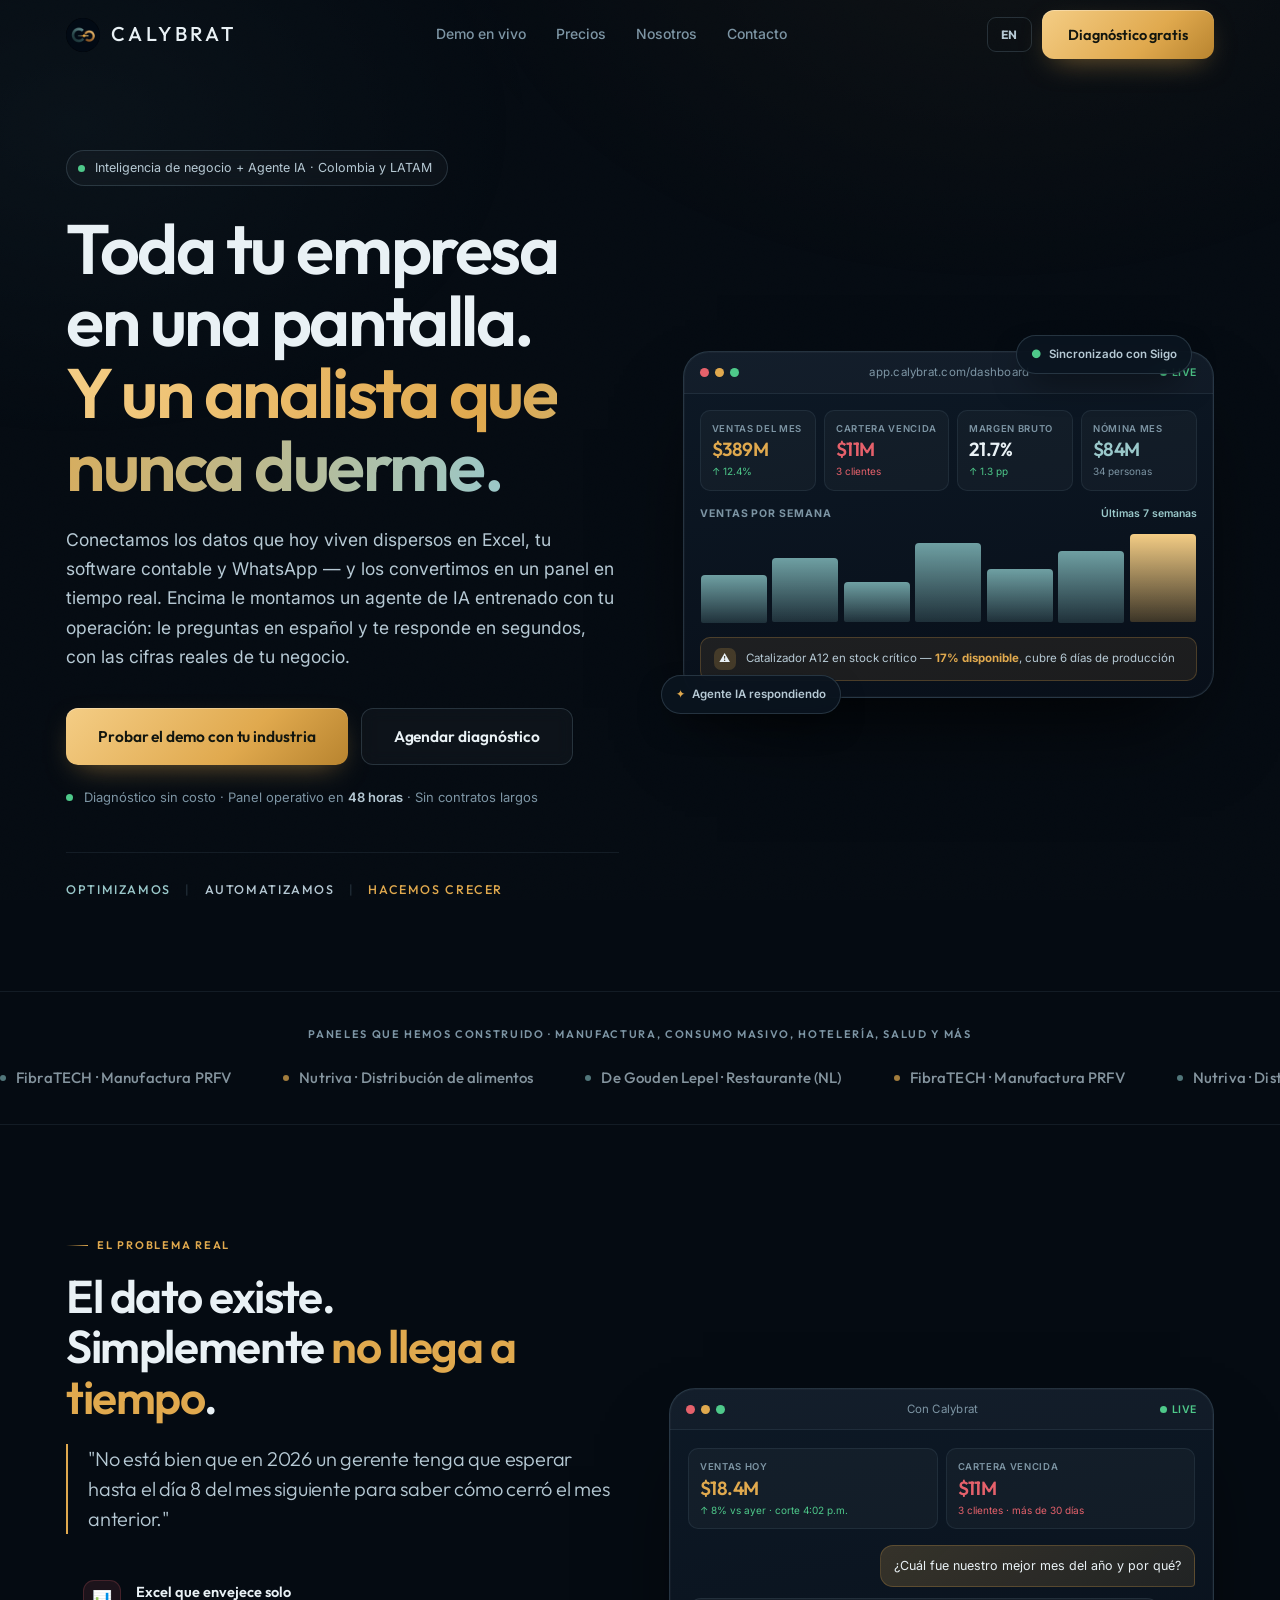
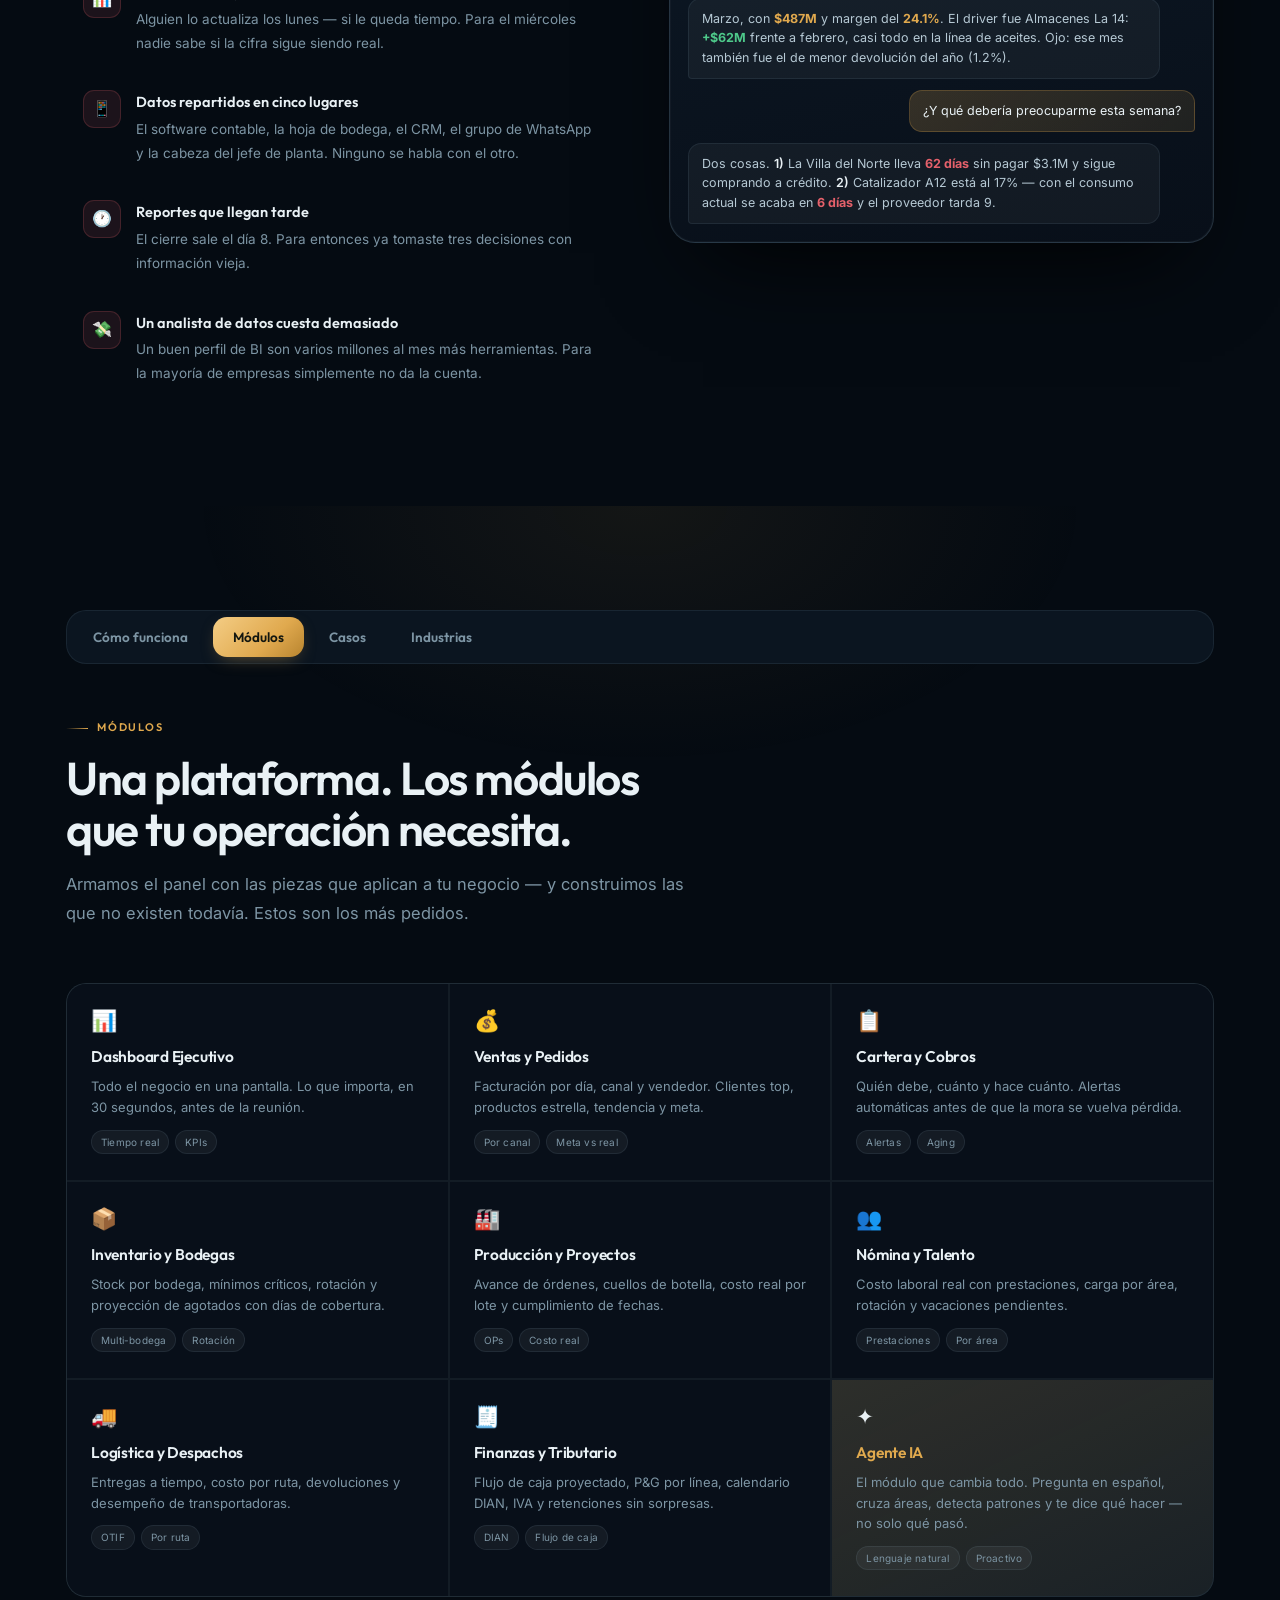
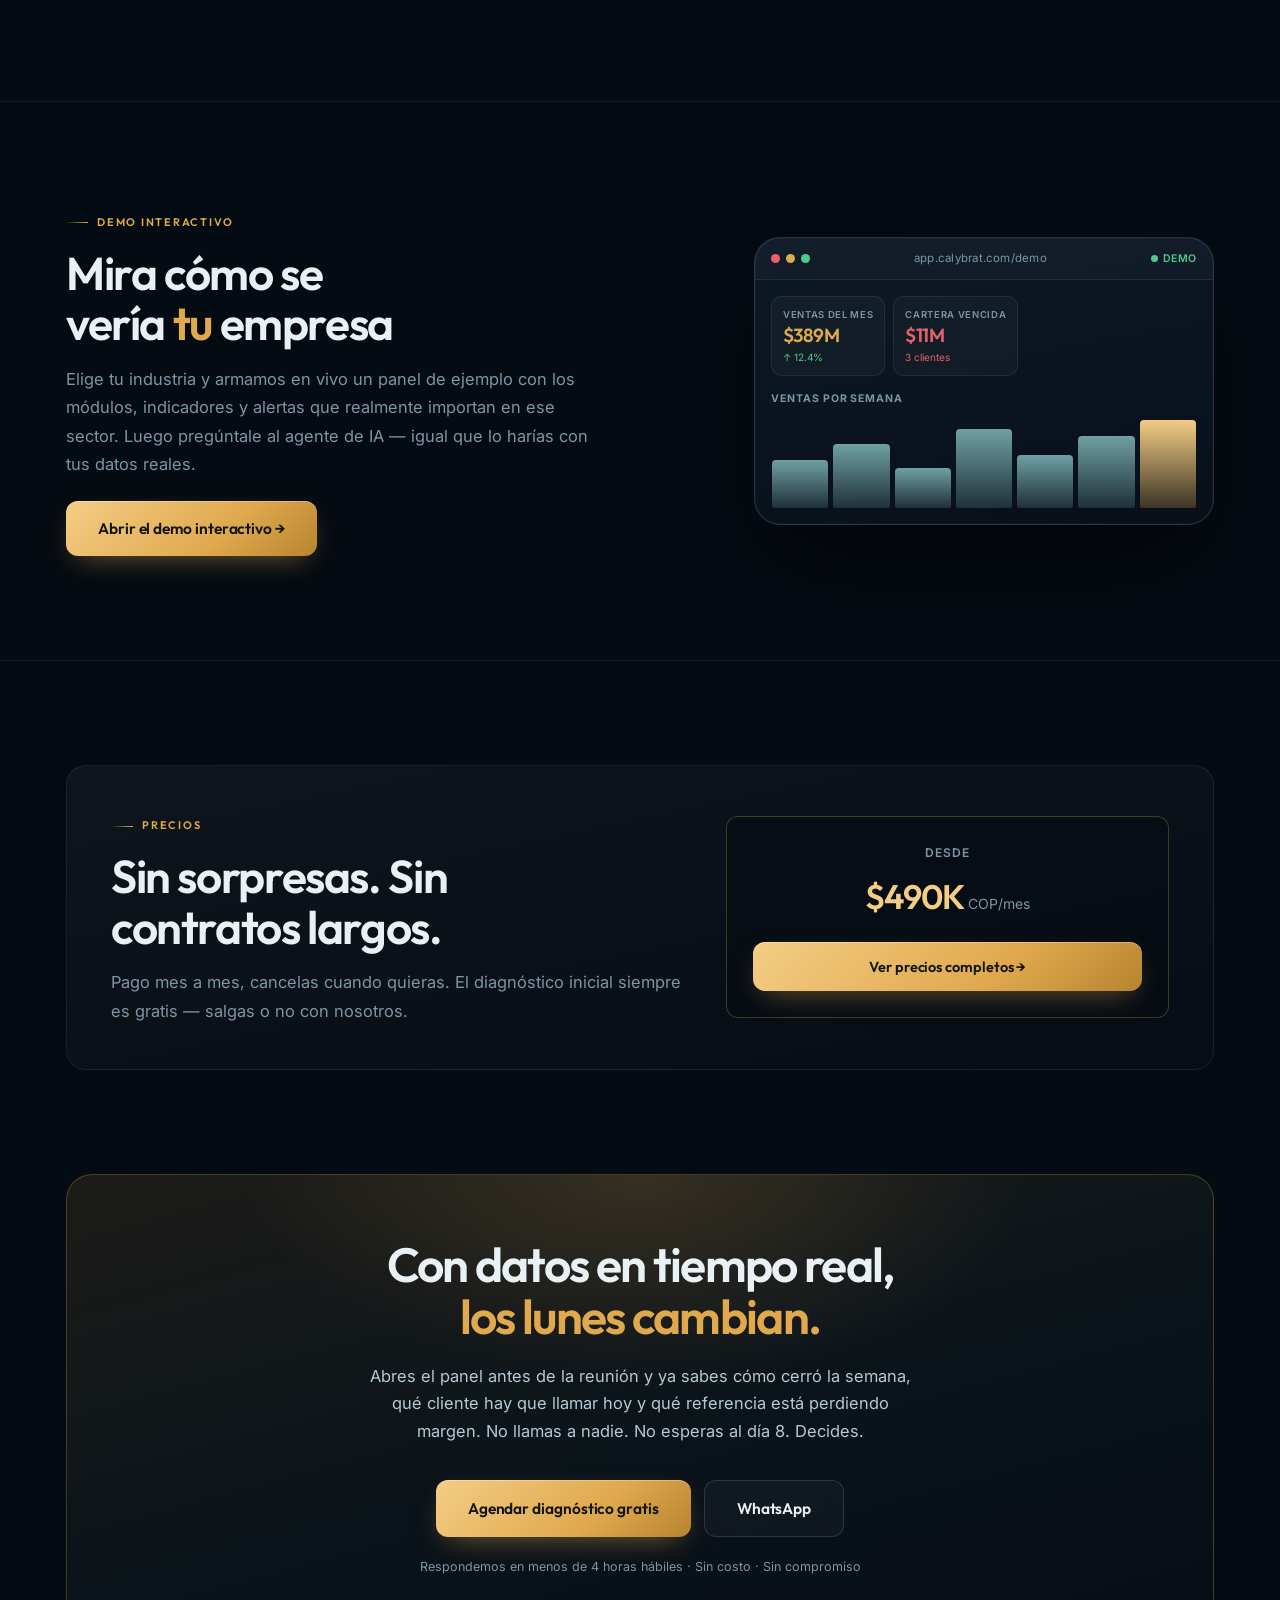
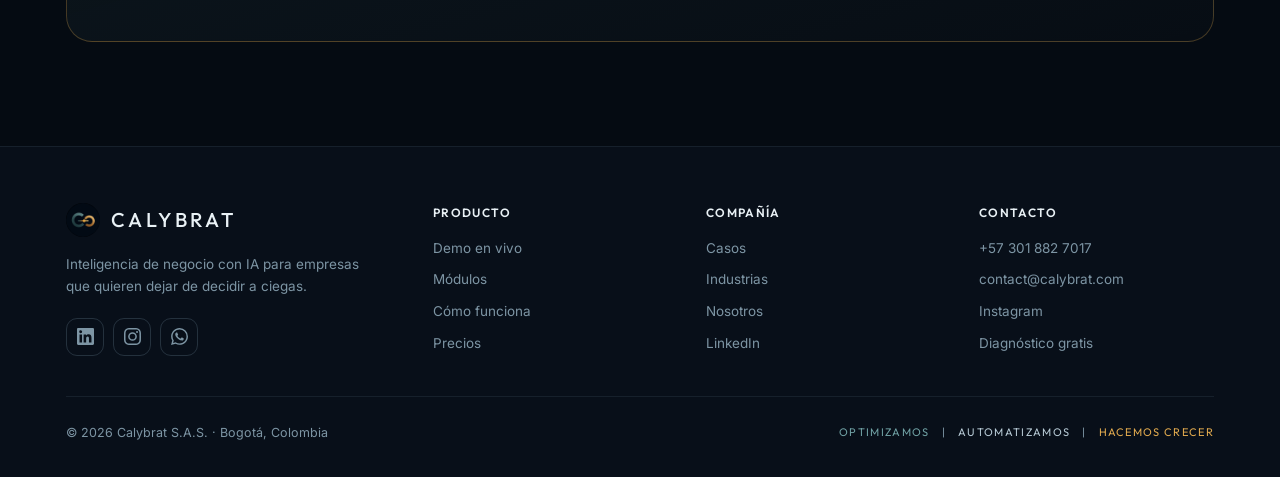
<file: index.html>
<!DOCTYPE html>
<html lang="es" data-theme="dark">
<head>
<meta charset="UTF-8">
<meta name="viewport" content="width=device-width, initial-scale=1.0">
<title>Calybrat — Inteligencia de negocio con IA para empresas</title>
<meta name="description" content="Calybrat centraliza los datos de tu empresa en un panel en tiempo real y le suma un agente de IA que responde cualquier pregunta de negocio en segundos. Optimizamos. Automatizamos. Hacemos crecer.">
<meta name="theme-color" content="#050b12">
<meta property="og:title" content="Calybrat — Inteligencia de negocio con IA para empresas">
<meta property="og:description" content="Calybrat centraliza los datos de tu empresa en un panel en tiempo real y le suma un agente de IA que responde cualquier pregunta de negocio en segundos. Optimizamos. Automatizamos. Hacemos crecer.">
<meta property="og:type" content="website">
<meta property="og:url" content="https://calybrat.com/">
<link rel="preconnect" href="https://fonts.googleapis.com">
<link rel="preconnect" href="https://fonts.gstatic.com" crossorigin>
<link href="https://fonts.googleapis.com/css2?family=Outfit:wght@200;300;400;500;600;700;800&family=Inter:wght@400;500;600;700&display=swap" rel="stylesheet">
<link rel="icon" type="image/png" href="[data-uri]">
<link rel="apple-touch-icon" href="[data-uri]">
<link rel="stylesheet" href="styles.css">
</head>
<body>
<nav class="nav" id="nav">
  <div class="wrap nav-in">
    <a href="#top" class="logo"><span class="brand-mark"></span>CALYBRAT</a>
    <ul class="nav-links">
      <li><a href="demo/" data-i18n="n_demo">Demo en vivo</a></li>
      <li><a href="precios/" data-i18n="n_pri">Precios</a></li>
      <li><a href="nosotros/" data-i18n="n_about">Nosotros</a></li>
      <li><a href="contacto/" data-i18n="n_cta_lk">Contacto</a></li>
    </ul>
    <div class="nav-cta">
      <button class="lang" id="langBtn" onclick="toggleLang()" aria-label="Language">EN</button>
      <a href="contacto/" class="btn btn-p" data-i18n="n_cta">Diagnóstico gratis</a>
    </div>
    <button class="burger" id="burger" aria-label="Menú"><span></span><span></span><span></span></button>
  </div>
  <div class="mob" id="mob">
    <a href="demo/" data-i18n="n_demo">Demo en vivo</a>
    <a href="precios/" data-i18n="n_pri">Precios</a>
    <a href="nosotros/" data-i18n="n_about">Nosotros</a>
    <a href="contacto/" data-i18n="n_cta_lk">Contacto</a>
    <a href="contacto/" class="btn btn-p" data-i18n="n_cta">Diagnóstico gratis</a>
    <button class="lang" style="align-self:flex-start" onclick="toggleLang()">EN / ES</button>
  </div>
</nav>

<main id="top">

<!-- ══ HERO ═════════════════════════════════════════════════════ -->
<section class="hero">
  <div class="wrap hero-in">
    <div>
      <div class="eyebrow rv"><span class="pulse"></span><span data-i18n="h_eye">Inteligencia de negocio + Agente IA · Colombia y LATAM</span></div>
      <h1 class="h1 rv" data-i18n-html="h_title">Toda tu empresa<br>en una pantalla.<br><em>Y un analista que nunca duerme.</em></h1>
      <p class="hero-sub rv" data-i18n="h_sub">Conectamos los datos que hoy viven dispersos en Excel, tu software contable y WhatsApp — y los convertimos en un panel en tiempo real. Encima le montamos un agente de IA entrenado con tu operación: le preguntas en español y te responde en segundos, con las cifras reales de tu negocio.</p>
      <div class="hero-btns rv">
        <a href="demo/" class="btn btn-p btn-lg" data-i18n="h_cta1">Probar el demo con tu industria</a>
        <a href="contacto/" class="btn btn-g btn-lg" data-i18n="h_cta2">Agendar diagnóstico</a>
      </div>
      <div class="hero-meta rv"><span class="pulse"></span><span data-i18n-html="h_meta">Diagnóstico sin costo · Panel operativo en <b>48 horas</b> · Sin contratos largos</span></div>
      <div class="tagline rv">
        <span data-i18n="tg1">Optimizamos</span><i>|</i><span data-i18n="tg2">Automatizamos</span><i>|</i><span data-i18n="tg3">Hacemos crecer</span>
      </div>
    </div>

    <div class="hero-vis rv">
      <div class="chip-float cf1"><span style="color:var(--ok)">●</span><span data-i18n="cf_sync">Sincronizado con Siigo</span></div>
      <div class="chip-float cf2"><span style="color:var(--gold)">✦</span><span data-i18n="cf_ai">Agente IA respondiendo</span></div>
      <div class="frame">
        <div class="frame-top">
          <div class="fdots"><i class="fdot" style="background:#e5616b"></i><i class="fdot" style="background:#e0a94e"></i><i class="fdot" style="background:#4ec98a"></i></div>
          <div class="furl">app.calybrat.com/dashboard</div>
          <div class="flive"><span class="pulse"></span>LIVE</div>
        </div>
        <div class="mini">
          <div class="mini-kpis">
            <div class="mk"><div class="mk-l" data-i18n="k_sales">Ventas del mes</div><div class="mk-v g">$389M</div><div class="mk-d d-ok">↑ 12.4%</div></div>
            <div class="mk"><div class="mk-l" data-i18n="k_ar">Cartera vencida</div><div class="mk-v e">$11M</div><div class="mk-d d-err" data-i18n="k_ar_d">3 clientes</div></div>
            <div class="mk"><div class="mk-l" data-i18n="k_marg">Margen bruto</div><div class="mk-v">21.7%</div><div class="mk-d d-ok">↑ 1.3 pp</div></div>
            <div class="mk"><div class="mk-l" data-i18n="k_pay">Nómina mes</div><div class="mk-v c">$84M</div><div class="mk-d" data-i18n="k_pay_d">34 personas</div></div>
          </div>
          <div class="chart-hd">
            <span class="chart-t" data-i18n="k_chart">Ventas por semana</span>
            <span class="chart-v" data-i18n="k_chart_v">Últimas 7 semanas</span>
          </div>
          <div class="bars">
            <i class="bar" style="--h:52%;animation-delay:.05s"></i><i class="bar" style="--h:70%;animation-delay:.11s"></i>
            <i class="bar" style="--h:44%;animation-delay:.17s"></i><i class="bar" style="--h:86%;animation-delay:.23s"></i>
            <i class="bar" style="--h:58%;animation-delay:.29s"></i><i class="bar" style="--h:78%;animation-delay:.35s"></i>
            <i class="bar hi" style="--h:96%;animation-delay:.41s"></i>
          </div>
          <div class="alert">
            <div class="alert-i">⚠</div>
            <div class="alert-x" data-i18n-html="k_alert">Catalizador A12 en stock crítico — <b>17% disponible</b>, cubre 6 días de producción</div>
          </div>
        </div>
      </div>
    </div>
  </div>
</section>

<!-- ══ TRUST ════════════════════════════════════════════════════ -->
<section class="trust">
  <div class="trust-l" data-i18n="t_lbl">Paneles que hemos construido · manufactura, consumo masivo, hotelería, salud y más</div>
  <div class="marq" id="marq"></div>
</section>

<!-- ══ PROBLEM ══════════════════════════════════════════════════ -->
<section class="sec" id="problema">
  <div class="wrap split">
    <div class="rv">
      <span class="lbl" data-i18n="p_lbl">El problema real</span>
      <h2 class="h2" data-i18n-html="p_h2">El dato existe.<br>Simplemente <span class="gold">no llega a tiempo</span>.</h2>
      <p class="quote-blk" data-i18n="p_quote">"No está bien que en 2026 un gerente tenga que esperar hasta el día 8 del mes siguiente para saber cómo cerró el mes anterior."</p>
      <div class="plist">
        <div class="pi"><div class="pi-i">📊</div><div><strong class="pi-t" data-i18n="p1_t">Excel que envejece solo</strong><span class="pi-d" data-i18n="p1_d">Alguien lo actualiza los lunes — si le queda tiempo. Para el miércoles nadie sabe si la cifra sigue siendo real.</span></div></div>
        <div class="pi"><div class="pi-i">📱</div><div><strong class="pi-t" data-i18n="p2_t">Datos repartidos en cinco lugares</strong><span class="pi-d" data-i18n="p2_d">El software contable, la hoja de bodega, el CRM, el grupo de WhatsApp y la cabeza del jefe de planta. Ninguno se habla con el otro.</span></div></div>
        <div class="pi"><div class="pi-i">🕐</div><div><strong class="pi-t" data-i18n="p3_t">Reportes que llegan tarde</strong><span class="pi-d" data-i18n="p3_d">El cierre sale el día 8. Para entonces ya tomaste tres decisiones con información vieja.</span></div></div>
        <div class="pi"><div class="pi-i">💸</div><div><strong class="pi-t" data-i18n="p4_t">Un analista de datos cuesta demasiado</strong><span class="pi-d" data-i18n="p4_d">Un buen perfil de BI son varios millones al mes más herramientas. Para la mayoría de empresas simplemente no da la cuenta.</span></div></div>
      </div>
    </div>
    <div class="rv">
      <div class="frame">
        <div class="frame-top">
          <div class="fdots"><i class="fdot" style="background:#e5616b"></i><i class="fdot" style="background:#e0a94e"></i><i class="fdot" style="background:#4ec98a"></i></div>
          <div class="furl" data-i18n="p_after">Con Calybrat</div>
          <div class="flive"><span class="pulse"></span>LIVE</div>
        </div>
        <div style="padding:18px">
          <div class="mini-kpis" style="grid-template-columns:1fr 1fr">
            <div class="mk"><div class="mk-l" data-i18n="k_today">Ventas hoy</div><div class="mk-v g">$18.4M</div><div class="mk-d d-ok" data-i18n="k_today_d">↑ 8% vs ayer · corte 4:02 p.m.</div></div>
            <div class="mk"><div class="mk-l" data-i18n="k_ar">Cartera vencida</div><div class="mk-v e">$11M</div><div class="mk-d d-err" data-i18n="k_ar_d2">3 clientes · más de 30 días</div></div>
          </div>
          <div style="display:flex;flex-direction:column;gap:11px;margin-top:16px">
            <div class="msg mq" data-i18n="ab_q1">¿Cuál fue nuestro mejor mes del año y por qué?</div>
            <div class="msg ma" data-i18n-html="ab_a1">Marzo, con <span class="num">$487M</span> y margen del <span class="num">24.1%</span>. El driver fue Almacenes La 14: <span class="pos">+$62M</span> frente a febrero, casi todo en la línea de aceites. Ojo: ese mes también fue el de menor devolución del año (1.2%).</div>
            <div class="msg mq" data-i18n="ab_q2">¿Y qué debería preocuparme esta semana?</div>
            <div class="msg ma" data-i18n-html="ab_a2">Dos cosas. <b>1)</b> La Villa del Norte lleva <span class="neg">62 días</span> sin pagar $3.1M y sigue comprando a crédito. <b>2)</b> Catalizador A12 está al 17% — con el consumo actual se acaba en <span class="neg">6 días</span> y el proveedor tarda 9.</div>
          </div>
        </div>
      </div>
    </div>
  </div>
</section>

<section class="sec studio tabsec" id="explora">
  <div class="wrap tabbar-wrap">
    <div class="tabbar" id="tabBar">
      <button class="tabbtn" data-tab="producto" data-i18n="tab_producto">Cómo funciona</button>
      <button class="tabbtn on" data-tab="modulos" data-i18n="tab_modulos">Módulos</button>
      <button class="tabbtn" data-tab="casos" data-i18n="tab_casos">Casos</button>
      <button class="tabbtn" data-tab="industrias" data-i18n="tab_industrias">Industrias</button>
    </div>
  </div>
<div class="tabpanel" data-tab="producto" id="producto" hidden>
  <div class="wrap">
    <div class="sec-hd ctr rv">
      <span class="lbl tl" data-i18n="f_lbl">Cómo funciona</span>
      <h2 class="h2" data-i18n="f_h2">Cuatro capas entre el caos y la decisión</h2>
      <p class="sub" data-i18n="f_sub">No vendemos una licencia y te dejamos solo. Montamos la infraestructura completa, adaptada a cómo funciona tu empresa — y la operamos contigo.</p>
    </div>
    <div class="flow">
      <div class="fl rv"><div class="fl-n">01</div><span class="fl-i">🔌</span><div class="fl-t" data-i18n="f1_t">Conectamos</div><div class="fl-d" data-i18n="f1_d">Siigo, Alegra, World Office, SIESA, Excel, Google Sheets, tu POS o tu ERP. Si tiene datos, lo conectamos — sin cambiar tus sistemas actuales.</div></div>
      <div class="fl rv"><div class="fl-n">02</div><span class="fl-i">🧩</span><div class="fl-t" data-i18n="f2_t">Centralizamos</div><div class="fl-d" data-i18n="f2_d">Limpiamos, cruzamos y unificamos todo en una sola fuente de verdad. Las cifras dejan de contradecirse entre áreas.</div></div>
      <div class="fl rv"><div class="fl-n">03</div><span class="fl-i">📈</span><div class="fl-t" data-i18n="f3_t">Visualizamos</div><div class="fl-d" data-i18n="f3_d">Módulos hechos a la medida de tu sector: ventas, cartera, inventario, producción, nómina, ocupación, lo que tu negocio necesita ver.</div></div>
      <div class="fl rv"><div class="fl-n">04</div><span class="fl-i">✦</span><div class="fl-t" data-i18n="f4_t">Activamos el agente</div><div class="fl-d" data-i18n="f4_d">Un agente de IA con acceso a esa base unificada. Analiza, cruza y explica en lenguaje natural — como un analista senior, disponible 24/7.</div></div>
    </div>
    <div class="card rv" style="margin-top:26px;padding:32px 34px;display:grid;grid-template-columns:1fr auto;gap:30px;align-items:center">
      <div>
        <div class="h3" style="margin-bottom:9px" data-i18n="f_cost_t">Lo que antes costaba un equipo de datos</div>
        <p style="font-size:14.5px;color:var(--m);line-height:1.68;max-width:62ch" data-i18n="f_cost_d">Un analista de BI en Colombia cuesta entre $6M y $12M al mes, más licencias, más el tiempo de alguien que lo dirija. Calybrat entrega la misma capacidad analítica — paneles vivos y respuestas de negocio bajo demanda — por una fracción, y funcionando desde la primera semana.</p>
      </div>
      <div style="text-align:right;white-space:nowrap">
        <div style="font-family:var(--fd);font-size:13px;color:var(--m);text-decoration:line-through" data-i18n="f_cost_a">$8M+ / mes</div>
        <div style="font-family:var(--fd);font-size:34px;font-weight:600;letter-spacing:-.03em;color:var(--gold);line-height:1.1">$490K</div>
        <div style="font-size:12px;color:var(--m)" data-i18n="f_cost_b">desde, al mes</div>
      </div>
    </div>

    <div class="split" style="margin-top:72px">
      <div class="rv">
        <span class="lbl" data-i18n="g_lbl">Cómo trabajamos</span>
        <h2 class="h2" data-i18n="g_h2">Tu guía, no tu proveedor de software</h2>
        <p class="sub" data-i18n="g_p1">Sabemos lo que se siente gerenciar sin datos reales: el cierre llega tarde, el informe que pediste ya está desactualizado y aun así tienes que decidir. No es falta de dedicación — es falta de las herramientas correctas.</p>
        <p class="sub" data-i18n="g_p2">Por eso construimos Calybrat: para que una empresa mediana tenga el mismo nivel de inteligencia de negocio que antes solo podían pagar las grandes.</p>
      </div>
      <div class="pledge rv">
        <div class="pg"><div class="pg-i">🎯</div><div><div class="pg-t" data-i18n="gp1_t">Empezamos con un piloto</div><div class="pg-d" data-i18n="gp1_d">No te pedimos que confíes sin ver resultados. Datos reales, entregable concreto, antes de cualquier compromiso largo.</div></div></div>
        <div class="pg"><div class="pg-i">🔓</div><div><div class="pg-t" data-i18n="gp2_t">Sin dependencia técnica</div><div class="pg-d" data-i18n="gp2_d">No construimos algo que solo nosotros entendemos. Tu equipo recibe la herramienta y el criterio para usarla sin nosotros al lado.</div></div></div>
        <div class="pg"><div class="pg-i">🔒</div><div><div class="pg-t" data-i18n="gp3_t">Tus datos siguen siendo tuyos</div><div class="pg-d" data-i18n="gp3_d">Accesos controlados por usuario, nada se comparte con terceros y puedes exportar tu información cuando quieras.</div></div></div>
        <div class="pg"><div class="pg-i">🇨🇴</div><div><div class="pg-t" data-i18n="gp4_t">Construido para el contexto local</div><div class="pg-d" data-i18n="gp4_d">Nómina con prestaciones, DIAN, retenciones, cartera a 30/60/90. No adaptamos software extranjero: lo construimos para acá.</div></div></div>
      </div>
    </div>
  </div>
  </div>
<div class="tabpanel" data-tab="modulos" id="modulos">
  <div class="wrap">
    <div class="sec-hd rv">
      <span class="lbl" data-i18n="m_lbl">Módulos</span>
      <h2 class="h2" data-i18n="m_h2">Una plataforma. Los módulos que tu operación necesita.</h2>
      <p class="sub" data-i18n="m_sub">Armamos el panel con las piezas que aplican a tu negocio — y construimos las que no existen todavía. Estos son los más pedidos.</p>
    </div>
    <div class="mods rv">
      <div class="md"><span class="md-i">📊</span><div class="md-t" data-i18n="mo1_t">Dashboard Ejecutivo</div><div class="md-d" data-i18n="mo1_d">Todo el negocio en una pantalla. Lo que importa, en 30 segundos, antes de la reunión.</div><div class="md-tags"><span class="mt" data-i18n="mt_rt">Tiempo real</span><span class="mt">KPIs</span></div></div>
      <div class="md"><span class="md-i">💰</span><div class="md-t" data-i18n="mo2_t">Ventas y Pedidos</div><div class="md-d" data-i18n="mo2_d">Facturación por día, canal y vendedor. Clientes top, productos estrella, tendencia y meta.</div><div class="md-tags"><span class="mt" data-i18n="mt_chan">Por canal</span><span class="mt" data-i18n="mt_goal">Meta vs real</span></div></div>
      <div class="md"><span class="md-i">📋</span><div class="md-t" data-i18n="mo3_t">Cartera y Cobros</div><div class="md-d" data-i18n="mo3_d">Quién debe, cuánto y hace cuánto. Alertas automáticas antes de que la mora se vuelva pérdida.</div><div class="md-tags"><span class="mt" data-i18n="mt_alert">Alertas</span><span class="mt" data-i18n="mt_aging">Aging</span></div></div>
      <div class="md"><span class="md-i">📦</span><div class="md-t" data-i18n="mo4_t">Inventario y Bodegas</div><div class="md-d" data-i18n="mo4_d">Stock por bodega, mínimos críticos, rotación y proyección de agotados con días de cobertura.</div><div class="md-tags"><span class="mt" data-i18n="mt_multi">Multi-bodega</span><span class="mt" data-i18n="mt_rot">Rotación</span></div></div>
      <div class="md"><span class="md-i">🏭</span><div class="md-t" data-i18n="mo5_t">Producción y Proyectos</div><div class="md-d" data-i18n="mo5_d">Avance de órdenes, cuellos de botella, costo real por lote y cumplimiento de fechas.</div><div class="md-tags"><span class="mt">OPs</span><span class="mt" data-i18n="mt_cost">Costo real</span></div></div>
      <div class="md"><span class="md-i">👥</span><div class="md-t" data-i18n="mo6_t">Nómina y Talento</div><div class="md-d" data-i18n="mo6_d">Costo laboral real con prestaciones, carga por área, rotación y vacaciones pendientes.</div><div class="md-tags"><span class="mt" data-i18n="mt_prest">Prestaciones</span><span class="mt" data-i18n="mt_area">Por área</span></div></div>
      <div class="md"><span class="md-i">🚚</span><div class="md-t" data-i18n="mo7_t">Logística y Despachos</div><div class="md-d" data-i18n="mo7_d">Entregas a tiempo, costo por ruta, devoluciones y desempeño de transportadoras.</div><div class="md-tags">
        <span class="mt" data-i18n="mt_otif">OTIF</span><span class="mt" data-i18n="mt_route">Por ruta</span></div></div>
      <div class="md"><span class="md-i">🧾</span><div class="md-t" data-i18n="mo8_t">Finanzas y Tributario</div><div class="md-d" data-i18n="mo8_d">Flujo de caja proyectado, P&amp;G por línea, calendario DIAN, IVA y retenciones sin sorpresas.</div><div class="md-tags"><span class="mt">DIAN</span><span class="mt" data-i18n="mt_cash">Flujo de caja</span></div></div>
      <div class="md hero-md"><span class="md-i">✦</span><div class="md-t" data-i18n="mo9_t">Agente IA</div><div class="md-d" data-i18n="mo9_d">El módulo que cambia todo. Pregunta en español, cruza áreas, detecta patrones y te dice qué hacer — no solo qué pasó.</div><div class="md-tags"><span class="mt" data-i18n="mt_nl">Lenguaje natural</span><span class="mt" data-i18n="mt_prop">Proactivo</span></div></div>
    </div>
  </div>
  </div>
<div class="tabpanel" data-tab="casos" id="casos" hidden>
  <div class="wrap">
    <div class="sec-hd rv">
      <span class="lbl tl" data-i18n="c_lbl">Lo que hemos construido</span>
      <h2 class="h2" data-i18n="c_h2">Paneles reales, para operaciones reales</h2>
      <p class="sub" data-i18n="c_sub">Cada implementación empieza entendiendo cómo funciona el negocio por dentro. Estos son algunos de los sistemas que hemos diseñado y puesto a andar.</p>
    </div>
    <div class="cases">
      <div class="cs rv">
        <div class="cs-top"><div class="cs-ic">🏭</div><div><div class="cs-n">FibraTECH</div><div class="cs-s" data-i18n="c4_s">Manufactura PRFV · Fibra de vidrio</div></div></div>
        <p class="cs-d" data-i18n="c4_d">Manufactura por proyecto: cada orden es distinta, con materias primas, mano de obra y márgenes propios. El costo real solo se sabía al cerrar.</p>
        <div class="cs-mods"><span class="mt">15 módulos</span><span class="mt" data-i18n="cm_qual">Calidad</span><span class="mt" data-i18n="cm_exp2">Exportaciones</span></div>
        <div class="cs-out" data-i18n-html="c4_o">Costo por orden de producción <b>durante</b> la fabricación — no un mes después — con alertas de materia prima y calendario tributario.</div>
      </div>
      <div class="cs rv">
        <div class="cs-top"><div class="cs-ic">🚛</div><div><div class="cs-n">Nutriva</div><div class="cs-s" data-i18n="c5_s">Distribución de alimentos</div></div></div>
        <p class="cs-d" data-i18n="c5_d">Distribuidora con flota propia, rutas diarias y cientos de clientes tienda a tienda. La rentabilidad por ruta era una intuición, no un número.</p>
        <div class="cs-mods"><span class="mt">14 módulos</span><span class="mt" data-i18n="cm_fleet">Flota y rutas</span><span class="mt" data-i18n="cm_ret">Devoluciones</span></div>
        <div class="cs-out" data-i18n-html="c5_o">Rentabilidad <b>por ruta y por vendedor</b>, con devoluciones y cartera cruzadas contra el margen de cada entrega.</div>
      </div>
      <div class="cs rv">
        <div class="cs-top"><div class="cs-ic">🍽️</div><div><div class="cs-n">De Gouden Lepel</div><div class="cs-s" data-i18n="c6_s">Restaurante · Países Bajos</div></div></div>
        <p class="cs-d" data-i18n="c6_d">Nuestro primer panel fuera de LATAM, íntegramente en neerlandés. Misma lógica, otro idioma y otras métricas de servicio.</p>
        <div class="cs-mods"><span class="mt">12 módulos</span><span class="mt" data-i18n="cm_menu">Ingeniería de menú</span><span class="mt">Delivery</span></div>
        <div class="cs-out" data-i18n-html="c6_o">Margen <b>por plato y por turno</b>, con costo de insumos, reputación online y reservas en una sola vista.</div>
      </div>
    </div>
  </div>
  </div>
<div class="tabpanel" data-tab="industrias" id="industrias" hidden>
  <div class="wrap">
    <div class="sec-hd rv">
      <span class="lbl" data-i18n="i_lbl">Industrias</span>
      <h2 class="h2" data-i18n="i_h2">Cada sector tiene su propia lógica</h2>
      <p class="sub" data-i18n="i_sub">Un hotel no mide lo mismo que una fábrica. Por eso no vendemos plantillas: adaptamos los módulos y el agente a los indicadores que de verdad mueven tu industria. Toca cualquiera para verlo en el demo.</p>
    </div>
    <div class="inds" id="indCards"></div>
  </div>
  </div>
</section>

<!-- ══ DEMO TEASER (links out to the full interactive demo) ═══ -->
<section class="sec" style="border-top:1px solid var(--line)">
  <div class="wrap demo-teaser rv">
    <div class="dt-copy">
      <span class="lbl" data-i18n="st_lbl">Demo interactivo</span>
      <h2 class="h2" data-i18n-html="st_h2">Mira cómo se vería <span class="gold">tu</span> empresa</h2>
      <p class="sub" data-i18n="st_sub">Elige tu industria y armamos en vivo un panel de ejemplo con los módulos, indicadores y alertas que realmente importan en ese sector. Luego pregúntale al agente de IA — igual que lo harías con tus datos reales.</p>
      <a href="demo/" class="btn btn-p btn-lg" data-i18n="dt_cta">Abrir el demo interactivo →</a>
    </div>
    <div class="dt-shot">
      <div class="frame">
        <div class="frame-top">
          <div class="fdots"><i class="fdot" style="background:#e5616b"></i><i class="fdot" style="background:#e0a94e"></i><i class="fdot" style="background:#4ec98a"></i></div>
          <div class="furl">app.calybrat.com/demo</div>
          <div class="flive"><span class="pulse"></span>DEMO</div>
        </div>
        <div class="mini">
          <div class="mini-kpis">
            <div class="mk"><div class="mk-l" data-i18n="k_sales">Ventas del mes</div><div class="mk-v g">$389M</div><div class="mk-d d-ok">↑ 12.4%</div></div>
            <div class="mk"><div class="mk-l" data-i18n="k_ar">Cartera vencida</div><div class="mk-v e">$11M</div><div class="mk-d d-err" data-i18n="k_ar_d">3 clientes</div></div>
          </div>
          <div class="chart-hd"><span class="chart-t" data-i18n="k_chart">Ventas por semana</span></div>
          <div class="bars">
            <i class="bar" style="--h:52%"></i><i class="bar" style="--h:70%"></i><i class="bar" style="--h:44%"></i>
            <i class="bar" style="--h:86%"></i><i class="bar" style="--h:58%"></i><i class="bar" style="--h:78%"></i>
            <i class="bar hi" style="--h:96%"></i>
          </div>
        </div>
      </div>
    </div>
  </div>
</section>

<!-- ══ PRICING TEASER (links out to the full pricing page) ═══ -->
<section class="sec" id="precios-teaser" style="border-top:1px solid var(--line)">
  <div class="wrap">
    <div class="price-teaser rv">
      <div>
        <span class="lbl" data-i18n="pc_lbl">Precios</span>
        <h2 class="h2" data-i18n="pc_h2">Sin sorpresas. Sin contratos largos.</h2>
        <p class="sub" data-i18n="pc_sub">Pago mes a mes, cancelas cuando quieras. El diagnóstico inicial siempre es gratis — salgas o no con nosotros.</p>
      </div>
      <div class="pt-card">
        <span class="pt-from" data-i18n="pt_from">Desde</span>
        <div><span class="pt-amt">$490K</span><span class="pc-per" data-i18n="pc_mo"> COP/mes</span></div>
        <a href="precios/" class="btn btn-p btn-full" data-i18n="pt_cta">Ver precios completos →</a>
      </div>
    </div>
  </div>
</section>
<!-- ══ CTA ══════════════════════════════════════════════════════ -->
<section class="sec" style="padding-top:0">
  <div class="wrap">
    <div class="cta-box rv">
      <h2 class="cta-h" data-i18n-html="cta_h">Con datos en tiempo real,<br><span class="gold">los lunes cambian.</span></h2>
      <p class="cta-s" data-i18n="cta_s">Abres el panel antes de la reunión y ya sabes cómo cerró la semana, qué cliente hay que llamar hoy y qué referencia está perdiendo margen. No llamas a nadie. No esperas al día 8. Decides.</p>
      <div class="cta-b">
        <a href="contacto/" class="btn btn-p btn-lg" data-i18n="cta_b1">Agendar diagnóstico gratis</a>
        <a href="https://wa.me/573018827017" target="_blank" rel="noopener" class="btn btn-g btn-lg">WhatsApp</a>
      </div>
      <p class="cta-n" data-i18n="cta_n">Respondemos en menos de 4 horas hábiles · Sin costo · Sin compromiso</p>
    </div>
  </div>
</section>

</main>

<footer class="footer">
  <div class="wrap">
    <div class="ft-in">
      <div>
        <a href="#top" class="logo"><span class="brand-mark"></span>CALYBRAT</a>
        <p class="ft-tag" data-i18n="ft_tag">Inteligencia de negocio con IA para empresas que quieren dejar de decidir a ciegas.</p>
        <div class="ft-soc">
          <a href="https://www.linkedin.com/company/calybrat/" target="_blank" rel="noopener" class="so" aria-label="LinkedIn"><svg viewBox="0 0 24 24"><path d="M20.45 20.45h-3.56v-5.57c0-1.33-.02-3.04-1.85-3.04-1.85 0-2.13 1.45-2.13 2.94v5.67H9.35V9h3.41v1.56h.05a3.74 3.74 0 0 1 3.37-1.85c3.6 0 4.27 2.37 4.27 5.46zM5.34 7.43a2.07 2.07 0 1 1 0-4.13 2.07 2.07 0 0 1 0 4.13M7.12 20.45H3.55V9h3.57zM22.22 0H1.77C.79 0 0 .77 0 1.72v20.56C0 23.23.79 24 1.77 24h20.45c.98 0 1.78-.77 1.78-1.72V1.72C24 .77 23.2 0 22.22 0"/></svg></a>
          <a href="https://www.instagram.com/calybrat" target="_blank" rel="noopener" class="so" aria-label="Instagram"><svg viewBox="0 0 24 24"><path d="M12 2.16c3.2 0 3.58.01 4.85.07 1.17.05 1.8.25 2.23.41.56.22.96.48 1.38.9s.68.82.9 1.38c.16.42.36 1.06.41 2.23.06 1.27.07 1.65.07 4.85s-.01 3.58-.07 4.85c-.05 1.17-.25 1.8-.41 2.23-.22.56-.48.96-.9 1.38s-.82.68-1.38.9c-.42.16-1.06.36-2.23.41-1.27.06-1.65.07-4.85.07s-3.58-.01-4.85-.07c-1.17-.05-1.8-.25-2.23-.41-.56-.22-.96-.48-1.38-.9s-.68-.82-.9-1.38c-.16-.42-.36-1.06-.41-2.23C2.17 15.58 2.16 15.2 2.16 12s.01-3.58.07-4.85c.05-1.17.25-1.8.41-2.23.22-.56.48-.96.9-1.38s.82-.68 1.38-.9c.42-.16 1.06-.36 2.23-.41C8.42 2.17 8.8 2.16 12 2.16M12 0C8.74 0 8.33.01 7.05.07c-1.28.06-2.15.26-2.91.56-.79.3-1.46.72-2.13 1.38S.93 3.35.63 4.14c-.3.76-.5 1.63-.56 2.91C.01 8.33 0 8.74 0 12s.01 3.67.07 4.95c.06 1.28.26 2.15.56 2.91.3.79.72 1.46 1.38 2.13s1.34 1.08 2.13 1.38c.76.3 1.63.5 2.91.56C8.33 23.99 8.74 24 12 24s3.67-.01 4.95-.07c1.28-.06 2.15-.26 2.91-.56.79-.3 1.46-.72 2.13-1.38s1.08-1.34 1.38-2.13c.3-.76.5-1.63.56-2.91.06-1.28.07-1.69.07-4.95s-.01-3.67-.07-4.95c-.06-1.28-.26-2.15-.56-2.91-.3-.79-.72-1.46-1.38-2.13S20.65.93 19.86.63c-.76-.3-1.63-.5-2.91-.56C15.67.01 15.26 0 12 0m0 5.84a6.16 6.16 0 1 0 0 12.32 6.16 6.16 0 0 0 0-12.32M12 16a4 4 0 1 1 0-8 4 4 0 0 1 0 8m7.85-10.4a1.44 1.44 0 1 1-2.88 0 1.44 1.44 0 0 1 2.88 0"/></svg></a>
          <a href="https://wa.me/573018827017" target="_blank" rel="noopener" class="so" aria-label="WhatsApp"><svg viewBox="0 0 24 24"><path d="M17.47 14.38c-.3-.15-1.76-.87-2.03-.97s-.47-.15-.67.15-.77.97-.94 1.17-.35.22-.65.07a8.1 8.1 0 0 1-2.39-1.47 9 9 0 0 1-1.65-2.06c-.17-.3-.02-.46.13-.61s.3-.35.45-.52.2-.3.3-.5.05-.37-.02-.52-.67-1.62-.92-2.21c-.24-.58-.49-.5-.67-.51h-.57c-.2 0-.52.07-.79.37s-1.04 1.02-1.04 2.48 1.07 2.88 1.22 3.08 2.1 3.2 5.08 4.49c.71.3 1.26.49 1.7.63.71.23 1.36.19 1.87.12.57-.09 1.76-.72 2-1.41s.25-1.29.17-1.41-.27-.2-.57-.35M12.05 21.8h-.01a9.8 9.8 0 0 1-5-1.37l-.36-.21-3.72.98.99-3.63-.23-.37a9.8 9.8 0 0 1-1.5-5.23c0-5.42 4.42-9.83 9.84-9.83a9.8 9.8 0 0 1 6.95 2.88 9.75 9.75 0 0 1 2.88 6.96c0 5.42-4.42 9.82-9.84 9.82M20.5 3.49A11.8 11.8 0 0 0 12.05 0C5.5 0 .18 5.32.18 11.85c0 2.09.55 4.13 1.59 5.93L.08 24l6.37-1.67a11.9 11.9 0 0 0 5.6 1.42h.01c6.54 0 11.86-5.32 11.87-11.86a11.8 11.8 0 0 0-3.47-8.4"/></svg></a>
        </div>
      </div>
      <div>
        <div class="ft-h" data-i18n="ft_prod">Producto</div>
        <div class="ft-l">
          <a href="demo/" data-i18n="n_demo">Demo en vivo</a>
          <a href="#modulos" data-i18n="n_mod">Módulos</a>
          <a href="#producto" data-i18n="ft_how">Cómo funciona</a>
          <a href="precios/" data-i18n="n_pri">Precios</a>
        </div>
      </div>
      <div>
        <div class="ft-h" data-i18n="ft_comp">Compañía</div>
        <div class="ft-l">
          <a href="#casos" data-i18n="n_cases">Casos</a>
          <a href="#industrias" data-i18n="n_ind">Industrias</a>
          <a href="nosotros/" data-i18n="n_about">Nosotros</a>
          <a href="https://www.linkedin.com/company/calybrat/" target="_blank" rel="noopener">LinkedIn</a>
        </div>
      </div>
      <div>
        <div class="ft-h" data-i18n="ft_cont">Contacto</div>
        <div class="ft-l">
          <a href="https://wa.me/573018827017" target="_blank" rel="noopener">+57 301 882 7017</a>
          <a href="mailto:contact@calybrat.com">contact@calybrat.com</a>
          <a href="https://www.instagram.com/calybrat" target="_blank" rel="noopener">Instagram</a>
          <a href="contacto/" data-i18n="ft_diag">Diagnóstico gratis</a>
        </div>
      </div>
    </div>
    <div class="ft-bot">
      <p class="ft-c">© <span id="yr">2026</span> Calybrat S.A.S. · Bogotá, Colombia</p>
      <div class="ft-tl"><span data-i18n="tg1">Optimizamos</span><span>|</span><span data-i18n="tg2">Automatizamos</span><span>|</span><span data-i18n="tg3">Hacemos crecer</span></div>
    </div>
  </div>
</footer>

<script src="app.js"></script>
</body>
</html>
</file>
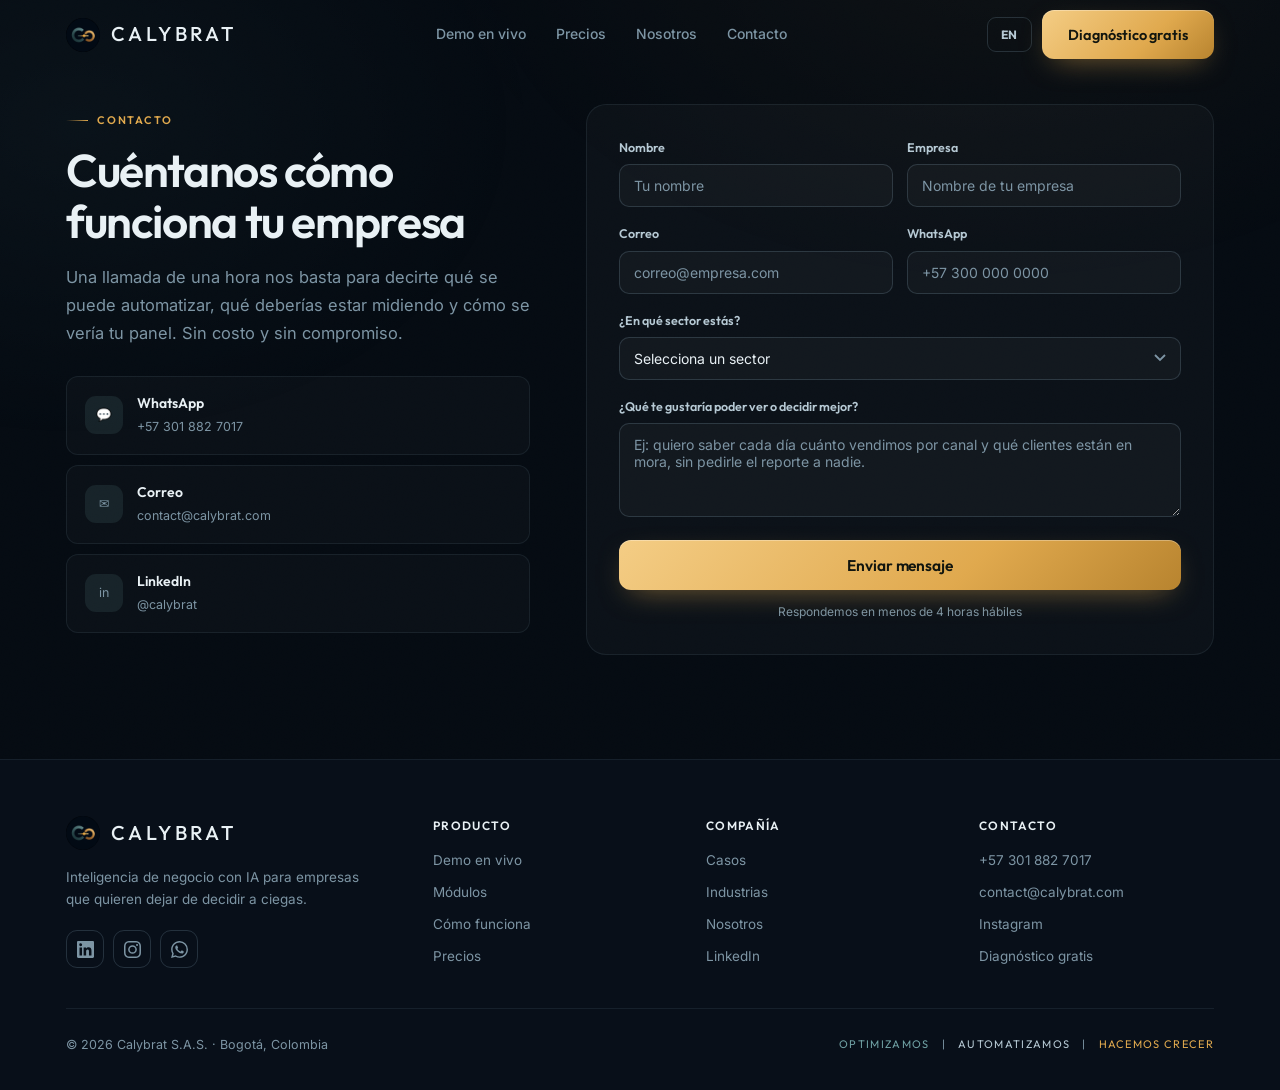
<file: contacto/index.html>
<!DOCTYPE html>
<html lang="es" data-theme="dark">
<head>
<meta charset="UTF-8">
<meta name="viewport" content="width=device-width, initial-scale=1.0">
<title>Contacto — Calybrat</title>
<meta name="description" content="Cuéntanos cómo funciona tu empresa. Una llamada de una hora nos basta para decirte qué se puede automatizar y cómo se vería tu panel. Sin costo y sin compromiso.">
<meta name="theme-color" content="#050b12">
<meta property="og:title" content="Contacto — Calybrat">
<meta property="og:description" content="Cuéntanos cómo funciona tu empresa y te respondemos en menos de 4 horas hábiles.">
<meta property="og:type" content="website">
<meta property="og:url" content="https://calybrat.com/contacto/">
<link rel="preconnect" href="https://fonts.googleapis.com">
<link rel="preconnect" href="https://fonts.gstatic.com" crossorigin>
<link href="https://fonts.googleapis.com/css2?family=Outfit:wght@200;300;400;500;600;700;800&family=Inter:wght@400;500;600;700&display=swap" rel="stylesheet">
<link rel="icon" type="image/png" href="[data-uri]">
<link rel="apple-touch-icon" href="[data-uri]">
<link rel="stylesheet" href="../styles.css">
</head>
<body>
<nav class="nav" id="nav">
  <div class="wrap nav-in">
    <a href="../index.html" class="logo"><span class="brand-mark"></span>CALYBRAT</a>
    <ul class="nav-links">
      <li><a href="../demo/" data-i18n="n_demo">Demo en vivo</a></li>
      <li><a href="../precios/" data-i18n="n_pri">Precios</a></li>
      <li><a href="../nosotros/" data-i18n="n_about">Nosotros</a></li>
      <li><a href="./" data-i18n="n_cta_lk">Contacto</a></li>
    </ul>
    <div class="nav-cta">
      <button class="lang" id="langBtn" onclick="toggleLang()" aria-label="Language">EN</button>
      <a href="#contacto" class="btn btn-p" data-i18n="n_cta">Diagnóstico gratis</a>
    </div>
    <button class="burger" id="burger" aria-label="Menú"><span></span><span></span><span></span></button>
  </div>
  <div class="mob" id="mob">
    <a href="../demo/" data-i18n="n_demo">Demo en vivo</a>
    <a href="../precios/" data-i18n="n_pri">Precios</a>
    <a href="../nosotros/" data-i18n="n_about">Nosotros</a>
    <a href="./" data-i18n="n_cta_lk">Contacto</a>
    <a href="#contacto" class="btn btn-p" data-i18n="n_cta">Diagnóstico gratis</a>
    <button class="lang" style="align-self:flex-start" onclick="toggleLang()">EN / ES</button>
  </div>
</nav>

<main id="top">

<!-- ══ CONTACT ══════════════════════════════════════════════════ -->
<section class="sec" id="contacto">
  <div class="wrap contact">
    <div class="rv">
      <span class="lbl" data-i18n="co_lbl">Contacto</span>
      <h2 class="h2" data-i18n="co_h2">Cuéntanos cómo funciona tu empresa</h2>
      <p class="sub" data-i18n="co_sub">Una llamada de una hora nos basta para decirte qué se puede automatizar, qué deberías estar midiendo y cómo se vería tu panel. Sin costo y sin compromiso.</p>
      <div class="chs">
        <a href="https://wa.me/573018827017" target="_blank" rel="noopener" class="ch"><span class="ch-i">💬</span><div><b>WhatsApp</b><span>+57 301 882 7017</span></div></a>
        <a href="mailto:contact@calybrat.com" class="ch"><span class="ch-i">✉</span><div><b data-i18n="ch_mail">Correo</b><span>contact@calybrat.com</span></div></a>
        <a href="https://www.linkedin.com/company/calybrat/" target="_blank" rel="noopener" class="ch"><span class="ch-i">in</span><div><b>LinkedIn</b><span>@calybrat</span></div></a>
      </div>
    </div>
    <div class="rv">
      <div class="form">
        <p class="fok" id="fok" data-i18n="f_ok">✓ ¡Mensaje enviado! Te contactamos muy pronto.</p>
        <form id="cform" action="https://formsubmit.co/nicolasgort@gmail.com" method="POST">
          <input type="hidden" name="_subject" value="Nueva consulta desde calybrat.com">
          <input type="hidden" name="_captcha" value="false">
          <input type="hidden" name="_template" value="table">
          <input type="text" name="_honey" style="display:none">
          <div class="frow">
            <div class="fg"><label data-i18n="f_name">Nombre</label><input type="text" name="nombre" data-i18n-placeholder="f_ph_name" placeholder="Tu nombre" required></div>
            <div class="fg"><label data-i18n="f_co">Empresa</label><input type="text" name="empresa" data-i18n-placeholder="f_ph_co" placeholder="Nombre de tu empresa"></div>
          </div>
          <div class="frow">
            <div class="fg"><label data-i18n="f_email">Correo</label><input type="email" name="email" placeholder="correo@empresa.com" required></div>
            <div class="fg"><label data-i18n="f_wa">WhatsApp</label><input type="tel" name="whatsapp" placeholder="+57 300 000 0000"></div>
          </div>
          <div class="fg"><label data-i18n="f_sec">¿En qué sector estás?</label><select name="sector" id="fSector"></select></div>
          <div class="fg"><label data-i18n="f_msg">¿Qué te gustaría poder ver o decidir mejor?</label><textarea name="mensaje" rows="4" data-i18n-placeholder="f_ph_msg" placeholder="Ej: quiero saber cada día cuánto vendimos por canal y qué clientes están en mora, sin pedirle el reporte a nadie." required></textarea></div>
          <button type="submit" class="btn btn-p btn-full btn-lg" data-i18n="f_send">Enviar mensaje</button>
          <p style="font-size:12px;color:var(--m);margin-top:12px;text-align:center" data-i18n="f_note">Respondemos en menos de 4 horas hábiles</p>
        </form>
      </div>
    </div>
  </div>
</section>

</main>

<footer class="footer">
  <div class="wrap">
    <div class="ft-in">
      <div>
        <a href="../index.html" class="logo"><span class="brand-mark"></span>CALYBRAT</a>
        <p class="ft-tag" data-i18n="ft_tag">Inteligencia de negocio con IA para empresas que quieren dejar de decidir a ciegas.</p>
        <div class="ft-soc">
          <a href="https://www.linkedin.com/company/calybrat/" target="_blank" rel="noopener" class="so" aria-label="LinkedIn"><svg viewBox="0 0 24 24"><path d="M20.45 20.45h-3.56v-5.57c0-1.33-.02-3.04-1.85-3.04-1.85 0-2.13 1.45-2.13 2.94v5.67H9.35V9h3.41v1.56h.05a3.74 3.74 0 0 1 3.37-1.85c3.6 0 4.27 2.37 4.27 5.46zM5.34 7.43a2.07 2.07 0 1 1 0-4.13 2.07 2.07 0 0 1 0 4.13M7.12 20.45H3.55V9h3.57zM22.22 0H1.77C.79 0 0 .77 0 1.72v20.56C0 23.23.79 24 1.77 24h20.45c.98 0 1.78-.77 1.78-1.72V1.72C24 .77 23.2 0 22.22 0"/></svg></a>
          <a href="https://www.instagram.com/calybrat" target="_blank" rel="noopener" class="so" aria-label="Instagram"><svg viewBox="0 0 24 24"><path d="M12 2.16c3.2 0 3.58.01 4.85.07 1.17.05 1.8.25 2.23.41.56.22.96.48 1.38.9s.68.82.9 1.38c.16.42.36 1.06.41 2.23.06 1.27.07 1.65.07 4.85s-.01 3.58-.07 4.85c-.05 1.17-.25 1.8-.41 2.23-.22.56-.48.96-.9 1.38s-.82.68-1.38.9c-.42.16-1.06.36-2.23.41-1.27.06-1.65.07-4.85.07s-3.58-.01-4.85-.07c-1.17-.05-1.8-.25-2.23-.41-.56-.22-.96-.48-1.38-.9s-.68-.82-.9-1.38c-.16-.42-.36-1.06-.41-2.23C2.17 15.58 2.16 15.2 2.16 12s.01-3.58.07-4.85c.05-1.17.25-1.8.41-2.23.22-.56.48-.96.9-1.38s.82-.68 1.38-.9c.42-.16 1.06-.36 2.23-.41C8.42 2.17 8.8 2.16 12 2.16M12 0C8.74 0 8.33.01 7.05.07c-1.28.06-2.15.26-2.91.56-.79.3-1.46.72-2.13 1.38S.93 3.35.63 4.14c-.3.76-.5 1.63-.56 2.91C.01 8.33 0 8.74 0 12s.01 3.67.07 4.95c.06 1.28.26 2.15.56 2.91.3.79.72 1.46 1.38 2.13s1.34 1.08 2.13 1.38c.76.3 1.63.5 2.91.56C8.33 23.99 8.74 24 12 24s3.67-.01 4.95-.07c1.28-.06 2.15-.26 2.91-.56.79-.3 1.46-.72 2.13-1.38s1.08-1.34 1.38-2.13c.3-.76.5-1.63.56-2.91.06-1.28.07-1.69.07-4.95s-.01-3.67-.07-4.95c-.06-1.28-.26-2.15-.56-2.91-.3-.79-.72-1.46-1.38-2.13S20.65.93 19.86.63c-.76-.3-1.63-.5-2.91-.56C15.67.01 15.26 0 12 0m0 5.84a6.16 6.16 0 1 0 0 12.32 6.16 6.16 0 0 0 0-12.32M12 16a4 4 0 1 1 0-8 4 4 0 0 1 0 8m7.85-10.4a1.44 1.44 0 1 1-2.88 0 1.44 1.44 0 0 1 2.88 0"/></svg></a>
          <a href="https://wa.me/573018827017" target="_blank" rel="noopener" class="so" aria-label="WhatsApp"><svg viewBox="0 0 24 24"><path d="M17.47 14.38c-.3-.15-1.76-.87-2.03-.97s-.47-.15-.67.15-.77.97-.94 1.17-.35.22-.65.07a8.1 8.1 0 0 1-2.39-1.47 9 9 0 0 1-1.65-2.06c-.17-.3-.02-.46.13-.61s.3-.35.45-.52.2-.3.3-.5.05-.37-.02-.52-.67-1.62-.92-2.21c-.24-.58-.49-.5-.67-.51h-.57c-.2 0-.52.07-.79.37s-1.04 1.02-1.04 2.48 1.07 2.88 1.22 3.08 2.1 3.2 5.08 4.49c.71.3 1.26.49 1.7.63.71.23 1.36.19 1.87.12.57-.09 1.76-.72 2-1.41s.25-1.29.17-1.41-.27-.2-.57-.35M12.05 21.8h-.01a9.8 9.8 0 0 1-5-1.37l-.36-.21-3.72.98.99-3.63-.23-.37a9.8 9.8 0 0 1-1.5-5.23c0-5.42 4.42-9.83 9.84-9.83a9.8 9.8 0 0 1 6.95 2.88 9.75 9.75 0 0 1 2.88 6.96c0 5.42-4.42 9.82-9.84 9.82M20.5 3.49A11.8 11.8 0 0 0 12.05 0C5.5 0 .18 5.32.18 11.85c0 2.09.55 4.13 1.59 5.93L.08 24l6.37-1.67a11.9 11.9 0 0 0 5.6 1.42h.01c6.54 0 11.86-5.32 11.87-11.86a11.8 11.8 0 0 0-3.47-8.4"/></svg></a>
        </div>
      </div>
      <div>
        <div class="ft-h" data-i18n="ft_prod">Producto</div>
        <div class="ft-l">
          <a href="../demo/" data-i18n="n_demo">Demo en vivo</a>
          <a href="../index.html#modulos" data-i18n="n_mod">Módulos</a>
          <a href="../index.html#producto" data-i18n="ft_how">Cómo funciona</a>
          <a href="../precios/" data-i18n="n_pri">Precios</a>
        </div>
      </div>
      <div>
        <div class="ft-h" data-i18n="ft_comp">Compañía</div>
        <div class="ft-l">
          <a href="../index.html#casos" data-i18n="n_cases">Casos</a>
          <a href="../index.html#industrias" data-i18n="n_ind">Industrias</a>
          <a href="../nosotros/" data-i18n="n_about">Nosotros</a>
          <a href="https://www.linkedin.com/company/calybrat/" target="_blank" rel="noopener">LinkedIn</a>
        </div>
      </div>
      <div>
        <div class="ft-h" data-i18n="ft_cont">Contacto</div>
        <div class="ft-l">
          <a href="https://wa.me/573018827017" target="_blank" rel="noopener">+57 301 882 7017</a>
          <a href="mailto:contact@calybrat.com">contact@calybrat.com</a>
          <a href="https://www.instagram.com/calybrat" target="_blank" rel="noopener">Instagram</a>
          <a href="#contacto" data-i18n="ft_diag">Diagnóstico gratis</a>
        </div>
      </div>
    </div>
    <div class="ft-bot">
      <p class="ft-c">© <span id="yr">2026</span> Calybrat S.A.S. · Bogotá, Colombia</p>
      <div class="ft-tl"><span data-i18n="tg1">Optimizamos</span><span>|</span><span data-i18n="tg2">Automatizamos</span><span>|</span><span data-i18n="tg3">Hacemos crecer</span></div>
    </div>
  </div>
</footer>

<script src="../app.js"></script>
</body>
</html>
</file>
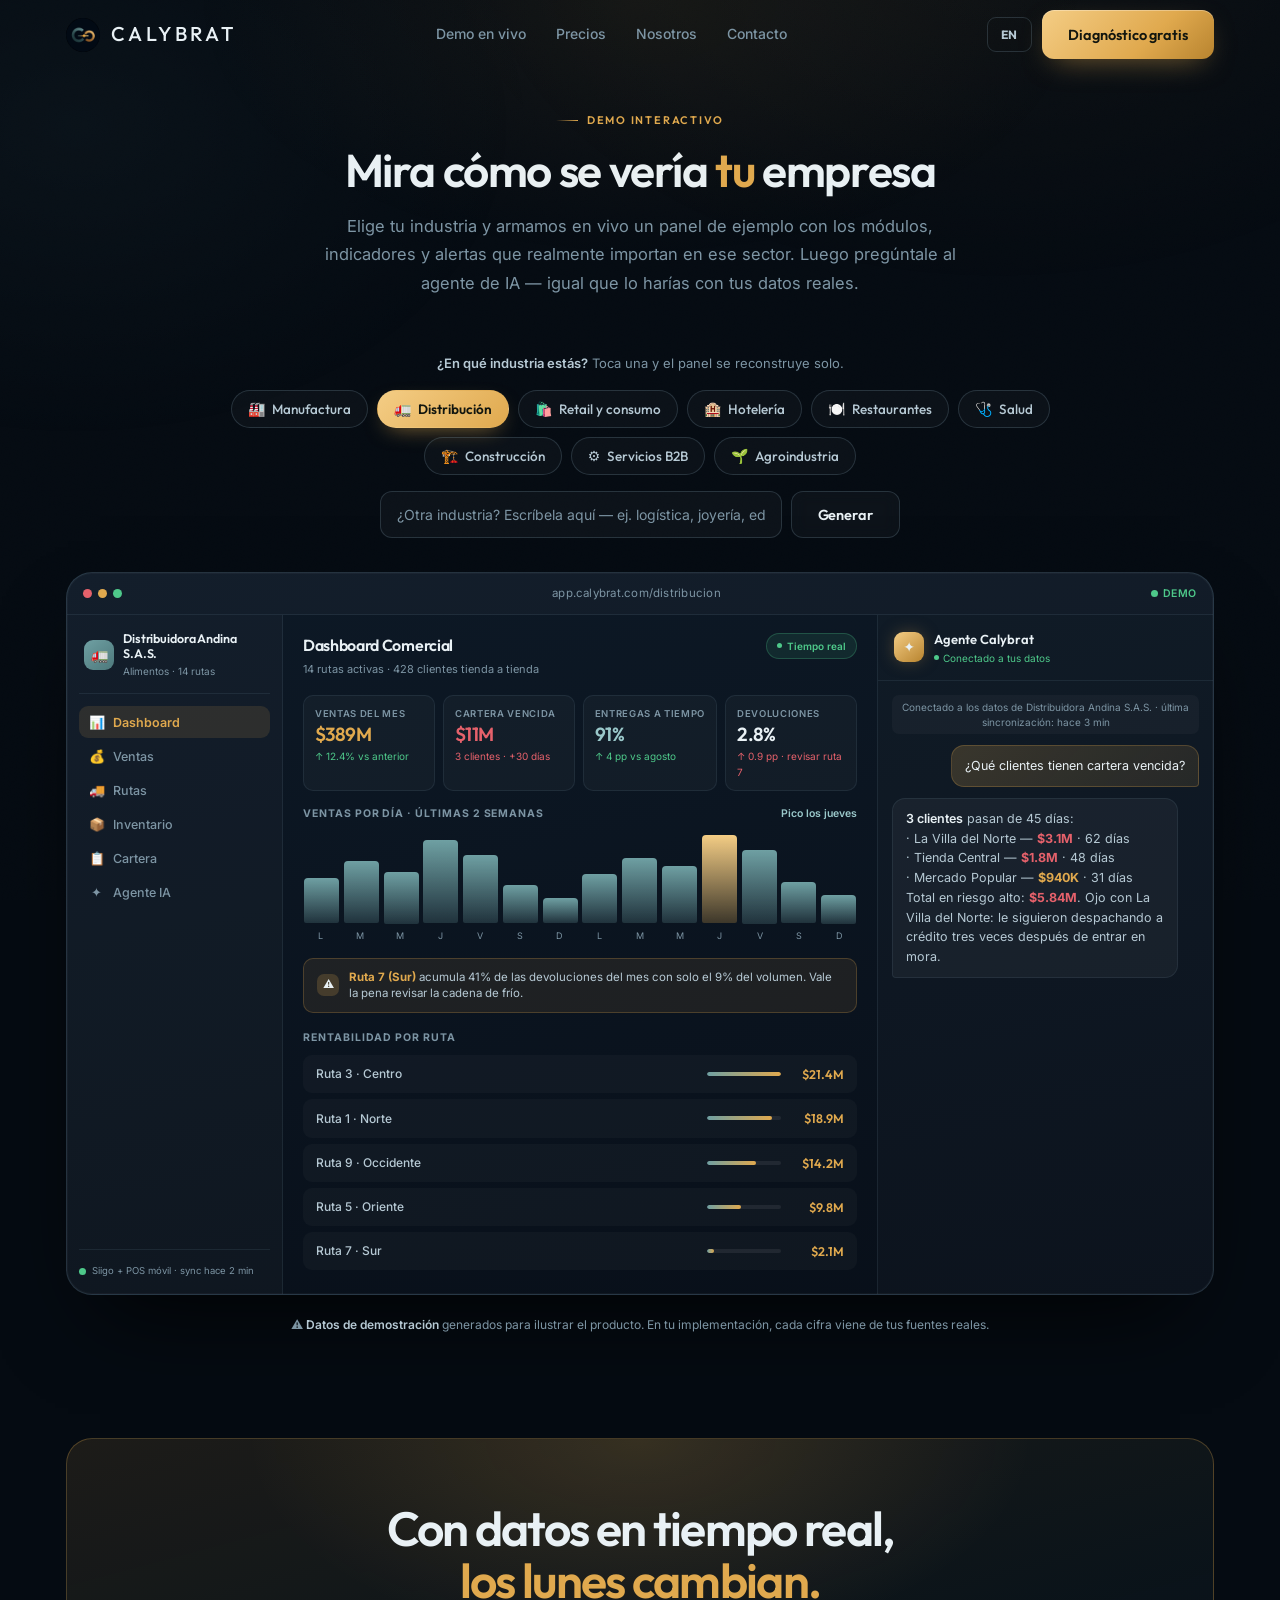
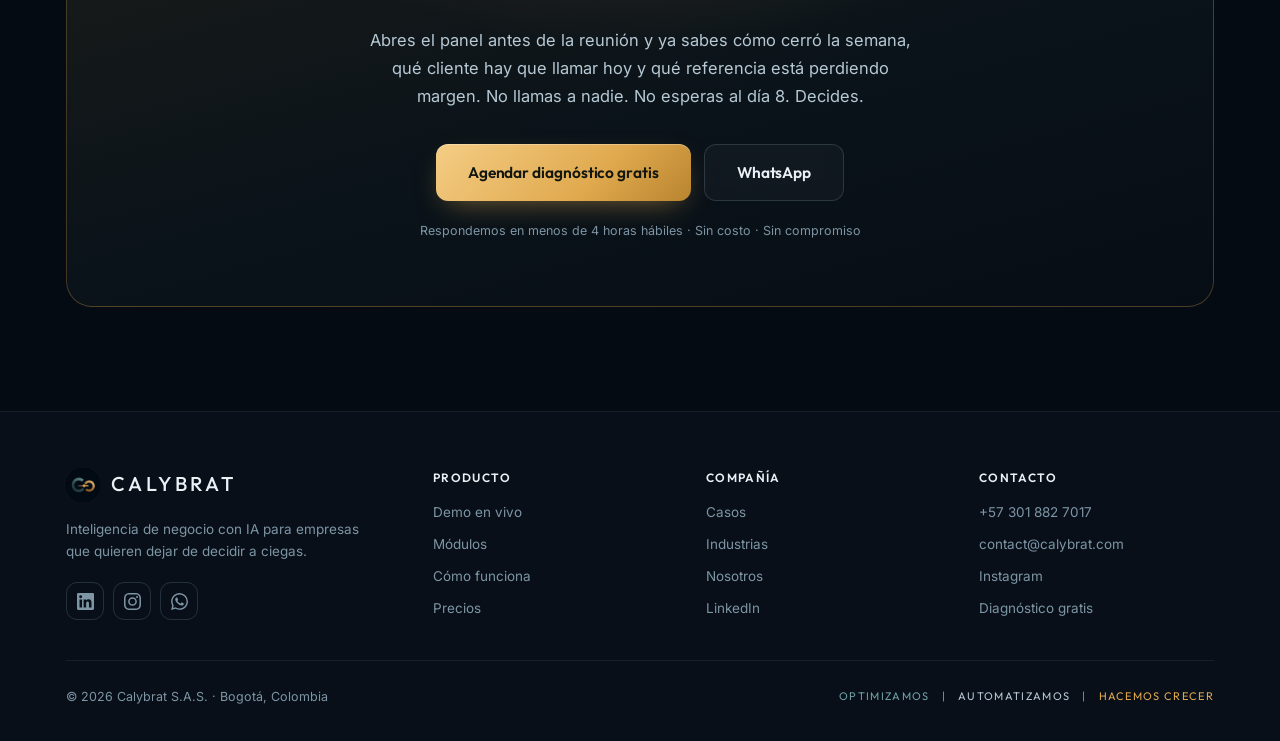
<file: demo/index.html>
<!DOCTYPE html>
<html lang="es" data-theme="dark">
<head>
<meta charset="UTF-8">
<meta name="viewport" content="width=device-width, initial-scale=1.0">
<title>Demo interactivo — Calybrat</title>
<meta name="description" content="Elige tu industria y mira en vivo el panel + agente de IA que Calybrat construiría para tu empresa. 9 sectores, datos de ejemplo, resultado real.">
<meta name="theme-color" content="#050b12">
<meta property="og:title" content="Demo interactivo — Calybrat">
<meta property="og:description" content="Elige tu industria y mira en vivo el panel + agente de IA que Calybrat construiría para tu empresa. 9 sectores, datos de ejemplo, resultado real.">
<meta property="og:type" content="website">
<meta property="og:url" content="https://calybrat.com/demo/">
<link rel="preconnect" href="https://fonts.googleapis.com">
<link rel="preconnect" href="https://fonts.gstatic.com" crossorigin>
<link href="https://fonts.googleapis.com/css2?family=Outfit:wght@200;300;400;500;600;700;800&family=Inter:wght@400;500;600;700&display=swap" rel="stylesheet">
<link rel="icon" type="image/png" href="[data-uri]">
<link rel="apple-touch-icon" href="[data-uri]">
<link rel="stylesheet" href="../styles.css">
</head>
<body>
<nav class="nav" id="nav">
  <div class="wrap nav-in">
    <a href="../index.html" class="logo"><span class="brand-mark"></span>CALYBRAT</a>
    <ul class="nav-links">
      <li><a href="./" data-i18n="n_demo">Demo en vivo</a></li>
      <li><a href="../precios/" data-i18n="n_pri">Precios</a></li>
      <li><a href="../nosotros/" data-i18n="n_about">Nosotros</a></li>
      <li><a href="../contacto/" data-i18n="n_cta_lk">Contacto</a></li>
    </ul>
    <div class="nav-cta">
      <button class="lang" id="langBtn" onclick="toggleLang()" aria-label="Language">EN</button>
      <a href="../contacto/" class="btn btn-p" data-i18n="n_cta">Diagnóstico gratis</a>
    </div>
    <button class="burger" id="burger" aria-label="Menú"><span></span><span></span><span></span></button>
  </div>
  <div class="mob" id="mob">
    <a href="./" data-i18n="n_demo">Demo en vivo</a>
    <a href="../precios/" data-i18n="n_pri">Precios</a>
    <a href="../nosotros/" data-i18n="n_about">Nosotros</a>
    <a href="../contacto/" data-i18n="n_cta_lk">Contacto</a>
    <a href="../contacto/" class="btn btn-p" data-i18n="n_cta">Diagnóstico gratis</a>
    <button class="lang" style="align-self:flex-start" onclick="toggleLang()">EN / ES</button>
  </div>
</nav>

<main id="top">

<section class="sec studio" id="studio">
  <div class="wrap">
    <div class="sec-hd ctr rv">
      <span class="lbl" data-i18n="st_lbl">Demo interactivo</span>
      <h2 class="h2" data-i18n-html="st_h2">Mira cómo se vería <span class="gold">tu</span> empresa</h2>
      <p class="sub" data-i18n="st_sub">Elige tu industria y armamos en vivo un panel de ejemplo con los módulos, indicadores y alertas que realmente importan en ese sector. Luego pregúntale al agente de IA — igual que lo harías con tus datos reales.</p>
    </div>

    <div class="picker rv">
      <div class="picker-lbl" data-i18n-html="st_pick"><b>¿En qué industria estás?</b> Toca una y el panel se reconstruye solo.</div>
      <div class="ind-chips" id="indChips"></div>
      <form class="free" id="freeForm" onsubmit="return customIndustry(event)">
        <input type="text" id="freeInput" data-i18n-placeholder="st_free_ph" placeholder="¿Otra industria? Escríbela aquí — ej. logística, joyería, educación">
        <button type="submit" class="btn btn-g" data-i18n="st_free_btn">Generar</button>
      </form>
    </div>

    <div class="frame rv" id="studioFrame">
      <div class="frame-top">
        <div class="fdots"><i class="fdot" style="background:#e5616b"></i><i class="fdot" style="background:#e0a94e"></i><i class="fdot" style="background:#4ec98a"></i></div>
        <div class="furl" id="studioUrl">app.calybrat.com</div>
        <div class="flive"><span class="pulse"></span>DEMO</div>
      </div>
      <div class="app">
        <!-- sidebar -->
        <aside class="app-sb">
          <div class="sb-co">
            <div class="sb-av" id="sbIcon">🏭</div>
            <div style="min-width:0">
              <div class="sb-co-n" id="sbName">—</div>
              <div class="sb-co-s" id="sbSector">—</div>
            </div>
          </div>
          <div class="sb-nav" id="sbNav"></div>
          <div class="sb-foot">
            <div class="sb-src"><span class="pulse" style="flex-shrink:0"></span><span id="sbSrc">—</span></div>
          </div>
        </aside>

        <!-- main -->
        <div class="app-main">
          <div class="app-hd">
            <div>
              <div class="app-hd-t" id="mainTitle">—</div>
              <div class="app-hd-s" id="mainSub">—</div>
            </div>
            <span class="tag-live"><i></i><span data-i18n="tag_live">Tiempo real</span></span>
          </div>
          <div class="mini-kpis" id="kpis"></div>
          <div class="chart-hd">
            <span class="chart-t" id="chartT">—</span>
            <span class="chart-v" id="chartV">—</span>
          </div>
          <div class="bars" id="bars"></div>
          <div class="bar-lbls" id="barLbls"></div>
          <div class="alert"><div class="alert-i">⚠</div><div class="alert-x" id="alertX">—</div></div>
          <div class="rank">
            <div class="rank-t" id="rankT">—</div>
            <div id="rankList"></div>
          </div>
        </div>

        <!-- agent -->
        <aside class="app-ai">
          <div class="ai-hd">
            <div class="ai-av">✦</div>
            <div style="min-width:0">
              <div class="ai-n" data-i18n="ai_name">Agente Calybrat</div>
              <div class="ai-s"><i></i><span data-i18n="ai_status">Conectado a tus datos</span></div>
            </div>
          </div>
          <div class="ai-body" id="aiBody"></div>
        </aside>
      </div>
    </div>

    <p class="studio-note rv" data-i18n-html="st_note">⚠ <b>Datos de demostración</b> generados para ilustrar el producto. En tu implementación, cada cifra viene de tus fuentes reales.</p>
  </div>
  </section>

<!-- ══ CTA ══════════════════════════════════════════════════════ -->
<section class="sec" style="padding-top:0">
  <div class="wrap">
    <div class="cta-box rv">
      <h2 class="cta-h" data-i18n-html="cta_h">Con datos en tiempo real,<br><span class="gold">los lunes cambian.</span></h2>
      <p class="cta-s" data-i18n="cta_s">Abres el panel antes de la reunión y ya sabes cómo cerró la semana, qué cliente hay que llamar hoy y qué referencia está perdiendo margen. No llamas a nadie. No esperas al día 8. Decides.</p>
      <div class="cta-b">
        <a href="../contacto/" class="btn btn-p btn-lg" data-i18n="cta_b1">Agendar diagnóstico gratis</a>
        <a href="https://wa.me/573018827017" target="_blank" rel="noopener" class="btn btn-g btn-lg">WhatsApp</a>
      </div>
      <p class="cta-n" data-i18n="cta_n">Respondemos en menos de 4 horas hábiles · Sin costo · Sin compromiso</p>
    </div>
  </div>
</section>

</main>

<footer class="footer">
  <div class="wrap">
    <div class="ft-in">
      <div>
        <a href="../index.html" class="logo"><span class="brand-mark"></span>CALYBRAT</a>
        <p class="ft-tag" data-i18n="ft_tag">Inteligencia de negocio con IA para empresas que quieren dejar de decidir a ciegas.</p>
        <div class="ft-soc">
          <a href="https://www.linkedin.com/company/calybrat/" target="_blank" rel="noopener" class="so" aria-label="LinkedIn"><svg viewBox="0 0 24 24"><path d="M20.45 20.45h-3.56v-5.57c0-1.33-.02-3.04-1.85-3.04-1.85 0-2.13 1.45-2.13 2.94v5.67H9.35V9h3.41v1.56h.05a3.74 3.74 0 0 1 3.37-1.85c3.6 0 4.27 2.37 4.27 5.46zM5.34 7.43a2.07 2.07 0 1 1 0-4.13 2.07 2.07 0 0 1 0 4.13M7.12 20.45H3.55V9h3.57zM22.22 0H1.77C.79 0 0 .77 0 1.72v20.56C0 23.23.79 24 1.77 24h20.45c.98 0 1.78-.77 1.78-1.72V1.72C24 .77 23.2 0 22.22 0"/></svg></a>
          <a href="https://www.instagram.com/calybrat" target="_blank" rel="noopener" class="so" aria-label="Instagram"><svg viewBox="0 0 24 24"><path d="M12 2.16c3.2 0 3.58.01 4.85.07 1.17.05 1.8.25 2.23.41.56.22.96.48 1.38.9s.68.82.9 1.38c.16.42.36 1.06.41 2.23.06 1.27.07 1.65.07 4.85s-.01 3.58-.07 4.85c-.05 1.17-.25 1.8-.41 2.23-.22.56-.48.96-.9 1.38s-.82.68-1.38.9c-.42.16-1.06.36-2.23.41-1.27.06-1.65.07-4.85.07s-3.58-.01-4.85-.07c-1.17-.05-1.8-.25-2.23-.41-.56-.22-.96-.48-1.38-.9s-.68-.82-.9-1.38c-.16-.42-.36-1.06-.41-2.23C2.17 15.58 2.16 15.2 2.16 12s.01-3.58.07-4.85c.05-1.17.25-1.8.41-2.23.22-.56.48-.96.9-1.38s.82-.68 1.38-.9c.42-.16 1.06-.36 2.23-.41C8.42 2.17 8.8 2.16 12 2.16M12 0C8.74 0 8.33.01 7.05.07c-1.28.06-2.15.26-2.91.56-.79.3-1.46.72-2.13 1.38S.93 3.35.63 4.14c-.3.76-.5 1.63-.56 2.91C.01 8.33 0 8.74 0 12s.01 3.67.07 4.95c.06 1.28.26 2.15.56 2.91.3.79.72 1.46 1.38 2.13s1.34 1.08 2.13 1.38c.76.3 1.63.5 2.91.56C8.33 23.99 8.74 24 12 24s3.67-.01 4.95-.07c1.28-.06 2.15-.26 2.91-.56.79-.3 1.46-.72 2.13-1.38s1.08-1.34 1.38-2.13c.3-.76.5-1.63.56-2.91.06-1.28.07-1.69.07-4.95s-.01-3.67-.07-4.95c-.06-1.28-.26-2.15-.56-2.91-.3-.79-.72-1.46-1.38-2.13S20.65.93 19.86.63c-.76-.3-1.63-.5-2.91-.56C15.67.01 15.26 0 12 0m0 5.84a6.16 6.16 0 1 0 0 12.32 6.16 6.16 0 0 0 0-12.32M12 16a4 4 0 1 1 0-8 4 4 0 0 1 0 8m7.85-10.4a1.44 1.44 0 1 1-2.88 0 1.44 1.44 0 0 1 2.88 0"/></svg></a>
          <a href="https://wa.me/573018827017" target="_blank" rel="noopener" class="so" aria-label="WhatsApp"><svg viewBox="0 0 24 24"><path d="M17.47 14.38c-.3-.15-1.76-.87-2.03-.97s-.47-.15-.67.15-.77.97-.94 1.17-.35.22-.65.07a8.1 8.1 0 0 1-2.39-1.47 9 9 0 0 1-1.65-2.06c-.17-.3-.02-.46.13-.61s.3-.35.45-.52.2-.3.3-.5.05-.37-.02-.52-.67-1.62-.92-2.21c-.24-.58-.49-.5-.67-.51h-.57c-.2 0-.52.07-.79.37s-1.04 1.02-1.04 2.48 1.07 2.88 1.22 3.08 2.1 3.2 5.08 4.49c.71.3 1.26.49 1.7.63.71.23 1.36.19 1.87.12.57-.09 1.76-.72 2-1.41s.25-1.29.17-1.41-.27-.2-.57-.35M12.05 21.8h-.01a9.8 9.8 0 0 1-5-1.37l-.36-.21-3.72.98.99-3.63-.23-.37a9.8 9.8 0 0 1-1.5-5.23c0-5.42 4.42-9.83 9.84-9.83a9.8 9.8 0 0 1 6.95 2.88 9.75 9.75 0 0 1 2.88 6.96c0 5.42-4.42 9.82-9.84 9.82M20.5 3.49A11.8 11.8 0 0 0 12.05 0C5.5 0 .18 5.32.18 11.85c0 2.09.55 4.13 1.59 5.93L.08 24l6.37-1.67a11.9 11.9 0 0 0 5.6 1.42h.01c6.54 0 11.86-5.32 11.87-11.86a11.8 11.8 0 0 0-3.47-8.4"/></svg></a>
        </div>
      </div>
      <div>
        <div class="ft-h" data-i18n="ft_prod">Producto</div>
        <div class="ft-l">
          <a href="./" data-i18n="n_demo">Demo en vivo</a>
          <a href="../index.html#modulos" data-i18n="n_mod">Módulos</a>
          <a href="../index.html#producto" data-i18n="ft_how">Cómo funciona</a>
          <a href="../precios/" data-i18n="n_pri">Precios</a>
        </div>
      </div>
      <div>
        <div class="ft-h" data-i18n="ft_comp">Compañía</div>
        <div class="ft-l">
          <a href="../index.html#casos" data-i18n="n_cases">Casos</a>
          <a href="../index.html#industrias" data-i18n="n_ind">Industrias</a>
          <a href="../nosotros/" data-i18n="n_about">Nosotros</a>
          <a href="https://www.linkedin.com/company/calybrat/" target="_blank" rel="noopener">LinkedIn</a>
        </div>
      </div>
      <div>
        <div class="ft-h" data-i18n="ft_cont">Contacto</div>
        <div class="ft-l">
          <a href="https://wa.me/573018827017" target="_blank" rel="noopener">+57 301 882 7017</a>
          <a href="mailto:contact@calybrat.com">contact@calybrat.com</a>
          <a href="https://www.instagram.com/calybrat" target="_blank" rel="noopener">Instagram</a>
          <a href="../contacto/" data-i18n="ft_diag">Diagnóstico gratis</a>
        </div>
      </div>
    </div>
    <div class="ft-bot">
      <p class="ft-c">© <span id="yr">2026</span> Calybrat S.A.S. · Bogotá, Colombia</p>
      <div class="ft-tl"><span data-i18n="tg1">Optimizamos</span><span>|</span><span data-i18n="tg2">Automatizamos</span><span>|</span><span data-i18n="tg3">Hacemos crecer</span></div>
    </div>
  </div>
</footer>

<script src="../app.js"></script>
</body>
</html>
</file>
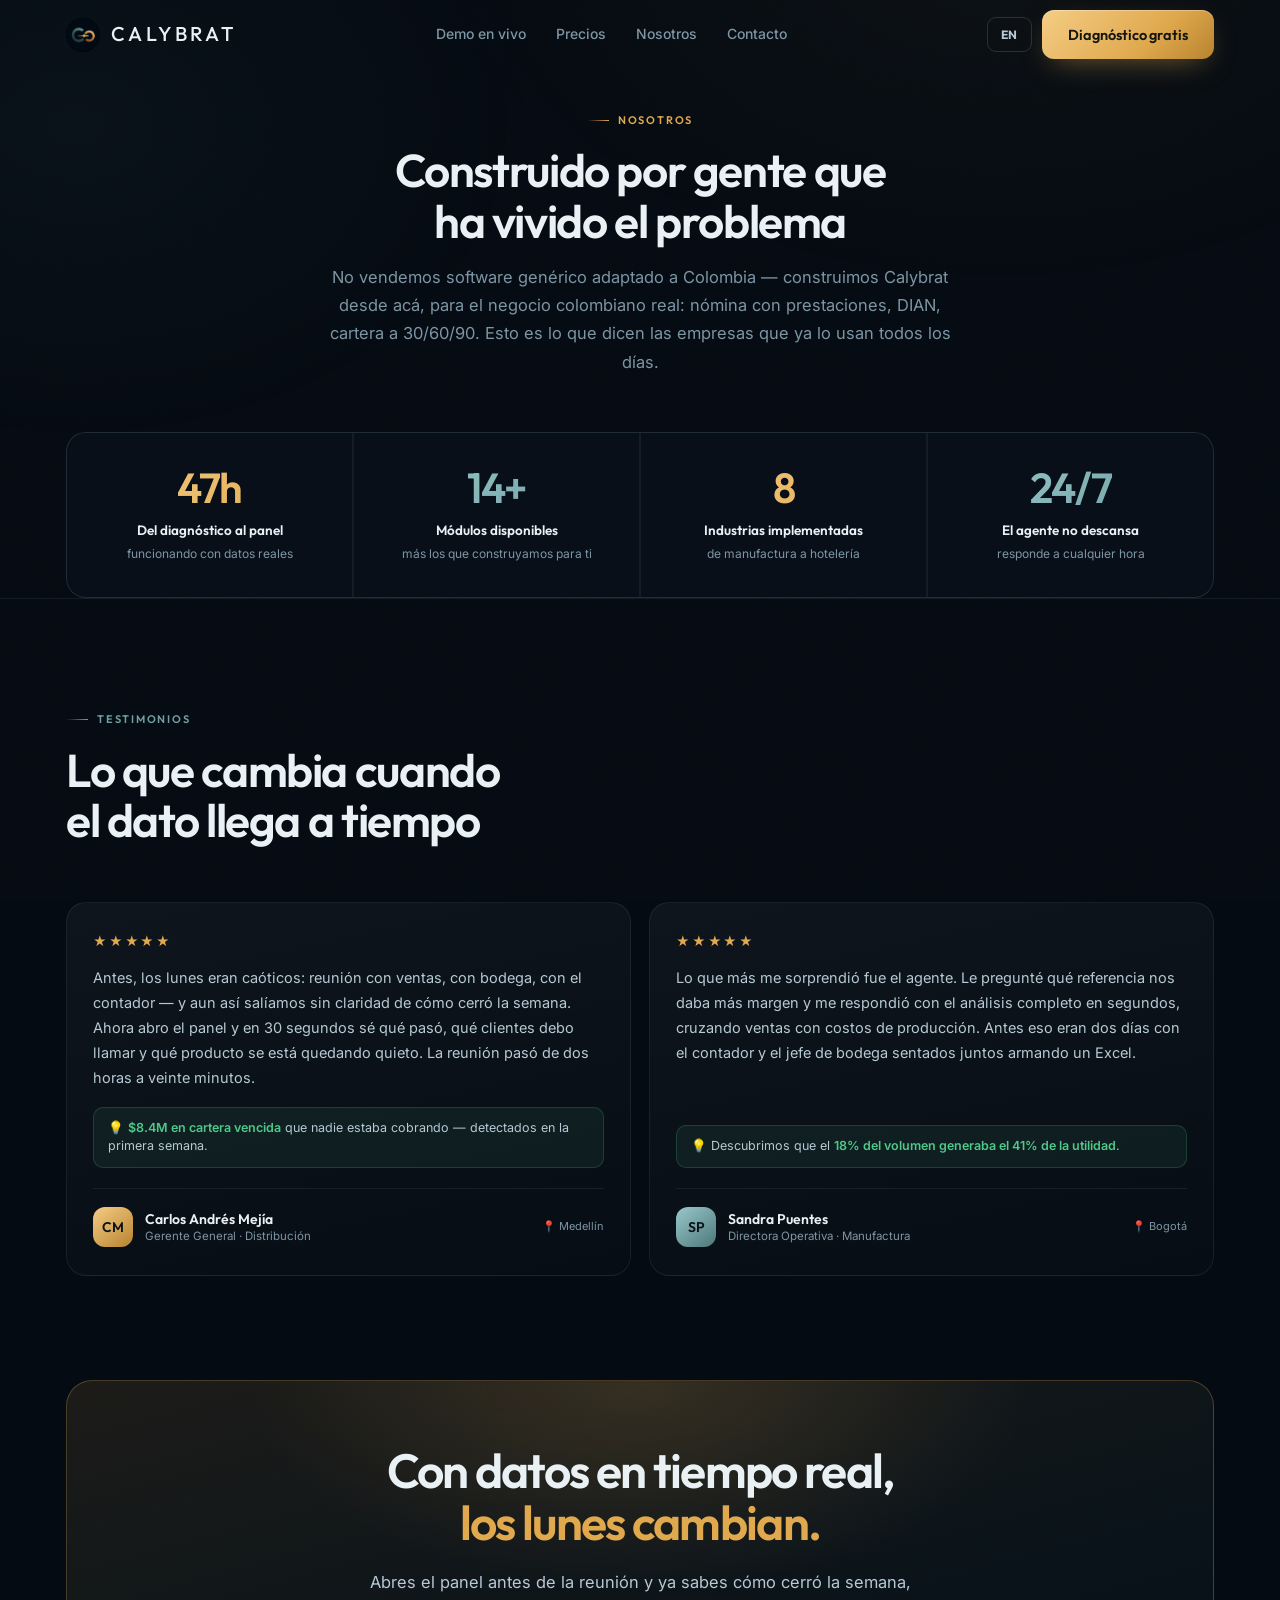
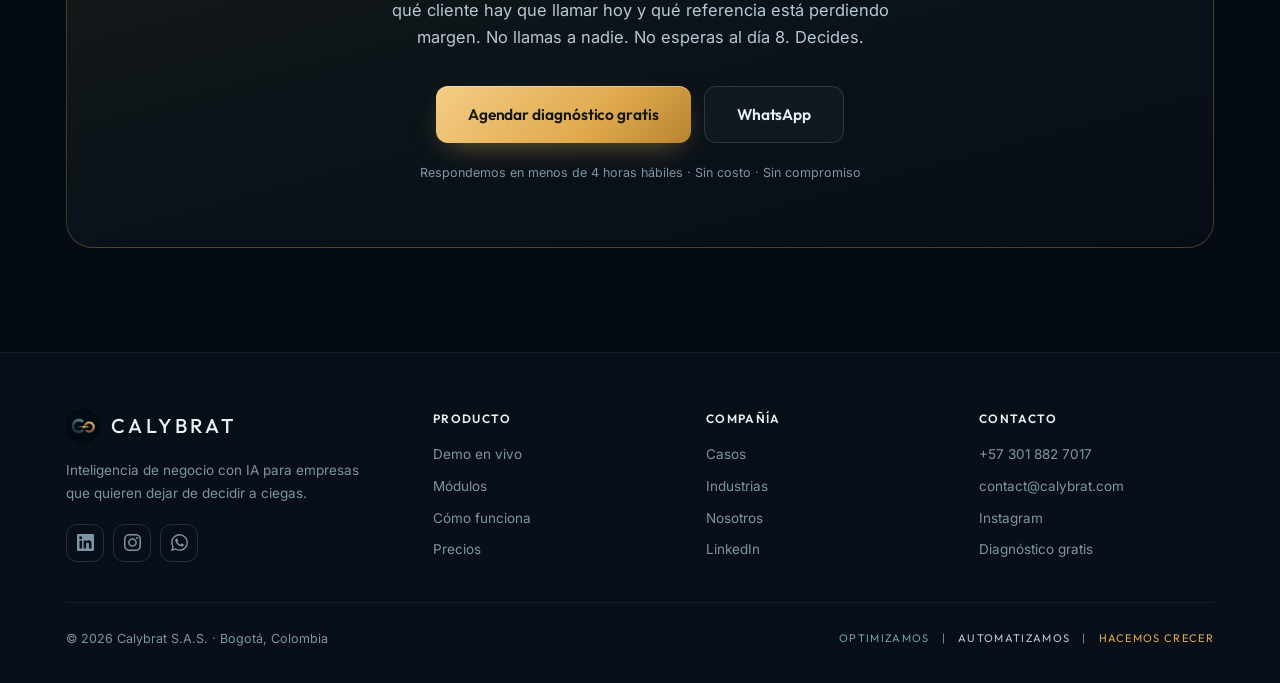
<file: nosotros/index.html>
<!DOCTYPE html>
<html lang="es" data-theme="dark">
<head>
<meta charset="UTF-8">
<meta name="viewport" content="width=device-width, initial-scale=1.0">
<title>Nosotros — Calybrat</title>
<meta name="description" content="Empresas colombianas que ya decidieron dejar de gerenciar a ciegas. Números reales, testimonios reales, de compañías que hoy usan Calybrat todos los días.">
<meta name="theme-color" content="#050b12">
<meta property="og:title" content="Nosotros — Calybrat">
<meta property="og:description" content="Lo que cambia cuando el dato llega a tiempo — empresas que ya lo viven.">
<meta property="og:type" content="website">
<meta property="og:url" content="https://calybrat.com/nosotros/">
<link rel="preconnect" href="https://fonts.googleapis.com">
<link rel="preconnect" href="https://fonts.gstatic.com" crossorigin>
<link href="https://fonts.googleapis.com/css2?family=Outfit:wght@200;300;400;500;600;700;800&family=Inter:wght@400;500;600;700&display=swap" rel="stylesheet">
<link rel="icon" type="image/png" href="[data-uri]">
<link rel="apple-touch-icon" href="[data-uri]">
<link rel="stylesheet" href="../styles.css">
</head>
<body>
<nav class="nav" id="nav">
  <div class="wrap nav-in">
    <a href="../index.html" class="logo"><span class="brand-mark"></span>CALYBRAT</a>
    <ul class="nav-links">
      <li><a href="../demo/" data-i18n="n_demo">Demo en vivo</a></li>
      <li><a href="../precios/" data-i18n="n_pri">Precios</a></li>
      <li><a href="./" data-i18n="n_about">Nosotros</a></li>
      <li><a href="../contacto/" data-i18n="n_cta_lk">Contacto</a></li>
    </ul>
    <div class="nav-cta">
      <button class="lang" id="langBtn" onclick="toggleLang()" aria-label="Language">EN</button>
      <a href="../contacto/" class="btn btn-p" data-i18n="n_cta">Diagnóstico gratis</a>
    </div>
    <button class="burger" id="burger" aria-label="Menú"><span></span><span></span><span></span></button>
  </div>
  <div class="mob" id="mob">
    <a href="../demo/" data-i18n="n_demo">Demo en vivo</a>
    <a href="../precios/" data-i18n="n_pri">Precios</a>
    <a href="./" data-i18n="n_about">Nosotros</a>
    <a href="../contacto/" data-i18n="n_cta_lk">Contacto</a>
    <a href="../contacto/" class="btn btn-p" data-i18n="n_cta">Diagnóstico gratis</a>
    <button class="lang" style="align-self:flex-start" onclick="toggleLang()">EN / ES</button>
  </div>
</nav>

<main id="top">

<!-- ══ ABOUT INTRO + METRICS ═══════════════════════════════════════ -->
<section class="sec" style="padding-bottom:0">
  <div class="wrap">
    <div class="sec-hd ctr rv">
      <span class="lbl" data-i18n="ab_lbl">Nosotros</span>
      <h2 class="h2" data-i18n="ab_h2">Construido por gente que ha vivido el problema</h2>
      <p class="sub" data-i18n="ab_sub">No vendemos software genérico adaptado a Colombia — construimos Calybrat desde acá, para el negocio colombiano real: nómina con prestaciones, DIAN, cartera a 30/60/90. Esto es lo que dicen las empresas que ya lo usan todos los días.</p>
    </div>
    <div class="mets rv" style="margin-top:56px">
      <div class="met"><span class="met-n"><span class="count" data-target="48">48</span>h</span><span class="met-s" data-i18n="me1_s">Del diagnóstico al panel</span><span class="met-d" data-i18n="me1_d">funcionando con datos reales</span></div>
      <div class="met"><span class="met-n c"><span class="count" data-target="15">15</span>+</span><span class="met-s" data-i18n="me2_s">Módulos disponibles</span><span class="met-d" data-i18n="me2_d">más los que construyamos para ti</span></div>
      <div class="met"><span class="met-n"><span class="count" data-target="9">9</span></span><span class="met-s" data-i18n="me3_s">Industrias implementadas</span><span class="met-d" data-i18n="me3_d">de manufactura a hotelería</span></div>
      <div class="met"><span class="met-n c">24/7</span><span class="met-s" data-i18n="me4_s">El agente no descansa</span><span class="met-d" data-i18n="me4_d">responde a cualquier hora</span></div>
    </div>
  </div>
</section>
<!-- ══ TESTIMONIALS ═════════════════════════════════════════════ -->
<section class="sec" id="testimonios" style="border-top:1px solid var(--line)">
  <div class="wrap">
    <div class="sec-hd rv">
      <span class="lbl tl" data-i18n="te_lbl">Testimonios</span>
      <h2 class="h2" data-i18n="te_h2">Lo que cambia cuando el dato llega a tiempo</h2>
    </div>
    <div class="tests">
      <div class="tc rv">
        <div class="tc-st">★★★★★</div>
        <p class="tc-q" data-i18n="tq1">Antes, los lunes eran caóticos: reunión con ventas, con bodega, con el contador — y aun así salíamos sin claridad de cómo cerró la semana. Ahora abro el panel y en 30 segundos sé qué pasó, qué clientes debo llamar y qué producto se está quedando quieto. La reunión pasó de dos horas a veinte minutos.</p>
        <div class="tc-hl" data-i18n-html="th1">💡 <b>$8.4M en cartera vencida</b> que nadie estaba cobrando — detectados en la primera semana.</div>
        <div class="tc-a"><div class="av">CM</div><div><div class="av-n">Carlos Andrés Mejía</div><div class="av-r" data-i18n="tr1">Gerente General · Distribución</div></div><div class="av-city">📍 Medellín</div></div>
      </div>
      <div class="tc rv">
        <div class="tc-st">★★★★★</div>
        <p class="tc-q" data-i18n="tq2">Lo que más me sorprendió fue el agente. Le pregunté qué referencia nos daba más margen y me respondió con el análisis completo en segundos, cruzando ventas con costos de producción. Antes eso eran dos días con el contador y el jefe de bodega sentados juntos armando un Excel.</p>
        <div class="tc-hl" data-i18n-html="th2">💡 Descubrimos que el <b>18% del volumen generaba el 41% de la utilidad</b>.</div>
        <div class="tc-a"><div class="av c">SP</div><div><div class="av-n">Sandra Puentes</div><div class="av-r" data-i18n="tr2">Directora Operativa · Manufactura</div></div><div class="av-city">📍 Bogotá</div></div>
      </div>
    </div>
  </div>
</section>
<!-- ══ CTA ══════════════════════════════════════════════════════ -->
<section class="sec" style="padding-top:0">
  <div class="wrap">
    <div class="cta-box rv">
      <h2 class="cta-h" data-i18n-html="cta_h">Con datos en tiempo real,<br><span class="gold">los lunes cambian.</span></h2>
      <p class="cta-s" data-i18n="cta_s">Abres el panel antes de la reunión y ya sabes cómo cerró la semana, qué cliente hay que llamar hoy y qué referencia está perdiendo margen. No llamas a nadie. No esperas al día 8. Decides.</p>
      <div class="cta-b">
        <a href="../contacto/" class="btn btn-p btn-lg" data-i18n="cta_b1">Agendar diagnóstico gratis</a>
        <a href="https://wa.me/573018827017" target="_blank" rel="noopener" class="btn btn-g btn-lg">WhatsApp</a>
      </div>
      <p class="cta-n" data-i18n="cta_n">Respondemos en menos de 4 horas hábiles · Sin costo · Sin compromiso</p>
    </div>
  </div>
</section>

</main>

<footer class="footer">
  <div class="wrap">
    <div class="ft-in">
      <div>
        <a href="../index.html" class="logo"><span class="brand-mark"></span>CALYBRAT</a>
        <p class="ft-tag" data-i18n="ft_tag">Inteligencia de negocio con IA para empresas que quieren dejar de decidir a ciegas.</p>
        <div class="ft-soc">
          <a href="https://www.linkedin.com/company/calybrat/" target="_blank" rel="noopener" class="so" aria-label="LinkedIn"><svg viewBox="0 0 24 24"><path d="M20.45 20.45h-3.56v-5.57c0-1.33-.02-3.04-1.85-3.04-1.85 0-2.13 1.45-2.13 2.94v5.67H9.35V9h3.41v1.56h.05a3.74 3.74 0 0 1 3.37-1.85c3.6 0 4.27 2.37 4.27 5.46zM5.34 7.43a2.07 2.07 0 1 1 0-4.13 2.07 2.07 0 0 1 0 4.13M7.12 20.45H3.55V9h3.57zM22.22 0H1.77C.79 0 0 .77 0 1.72v20.56C0 23.23.79 24 1.77 24h20.45c.98 0 1.78-.77 1.78-1.72V1.72C24 .77 23.2 0 22.22 0"/></svg></a>
          <a href="https://www.instagram.com/calybrat" target="_blank" rel="noopener" class="so" aria-label="Instagram"><svg viewBox="0 0 24 24"><path d="M12 2.16c3.2 0 3.58.01 4.85.07 1.17.05 1.8.25 2.23.41.56.22.96.48 1.38.9s.68.82.9 1.38c.16.42.36 1.06.41 2.23.06 1.27.07 1.65.07 4.85s-.01 3.58-.07 4.85c-.05 1.17-.25 1.8-.41 2.23-.22.56-.48.96-.9 1.38s-.82.68-1.38.9c-.42.16-1.06.36-2.23.41-1.27.06-1.65.07-4.85.07s-3.58-.01-4.85-.07c-1.17-.05-1.8-.25-2.23-.41-.56-.22-.96-.48-1.38-.9s-.68-.82-.9-1.38c-.16-.42-.36-1.06-.41-2.23C2.17 15.58 2.16 15.2 2.16 12s.01-3.58.07-4.85c.05-1.17.25-1.8.41-2.23.22-.56.48-.96.9-1.38s.82-.68 1.38-.9c.42-.16 1.06-.36 2.23-.41C8.42 2.17 8.8 2.16 12 2.16M12 0C8.74 0 8.33.01 7.05.07c-1.28.06-2.15.26-2.91.56-.79.3-1.46.72-2.13 1.38S.93 3.35.63 4.14c-.3.76-.5 1.63-.56 2.91C.01 8.33 0 8.74 0 12s.01 3.67.07 4.95c.06 1.28.26 2.15.56 2.91.3.79.72 1.46 1.38 2.13s1.34 1.08 2.13 1.38c.76.3 1.63.5 2.91.56C8.33 23.99 8.74 24 12 24s3.67-.01 4.95-.07c1.28-.06 2.15-.26 2.91-.56.79-.3 1.46-.72 2.13-1.38s1.08-1.34 1.38-2.13c.3-.76.5-1.63.56-2.91.06-1.28.07-1.69.07-4.95s-.01-3.67-.07-4.95c-.06-1.28-.26-2.15-.56-2.91-.3-.79-.72-1.46-1.38-2.13S20.65.93 19.86.63c-.76-.3-1.63-.5-2.91-.56C15.67.01 15.26 0 12 0m0 5.84a6.16 6.16 0 1 0 0 12.32 6.16 6.16 0 0 0 0-12.32M12 16a4 4 0 1 1 0-8 4 4 0 0 1 0 8m7.85-10.4a1.44 1.44 0 1 1-2.88 0 1.44 1.44 0 0 1 2.88 0"/></svg></a>
          <a href="https://wa.me/573018827017" target="_blank" rel="noopener" class="so" aria-label="WhatsApp"><svg viewBox="0 0 24 24"><path d="M17.47 14.38c-.3-.15-1.76-.87-2.03-.97s-.47-.15-.67.15-.77.97-.94 1.17-.35.22-.65.07a8.1 8.1 0 0 1-2.39-1.47 9 9 0 0 1-1.65-2.06c-.17-.3-.02-.46.13-.61s.3-.35.45-.52.2-.3.3-.5.05-.37-.02-.52-.67-1.62-.92-2.21c-.24-.58-.49-.5-.67-.51h-.57c-.2 0-.52.07-.79.37s-1.04 1.02-1.04 2.48 1.07 2.88 1.22 3.08 2.1 3.2 5.08 4.49c.71.3 1.26.49 1.7.63.71.23 1.36.19 1.87.12.57-.09 1.76-.72 2-1.41s.25-1.29.17-1.41-.27-.2-.57-.35M12.05 21.8h-.01a9.8 9.8 0 0 1-5-1.37l-.36-.21-3.72.98.99-3.63-.23-.37a9.8 9.8 0 0 1-1.5-5.23c0-5.42 4.42-9.83 9.84-9.83a9.8 9.8 0 0 1 6.95 2.88 9.75 9.75 0 0 1 2.88 6.96c0 5.42-4.42 9.82-9.84 9.82M20.5 3.49A11.8 11.8 0 0 0 12.05 0C5.5 0 .18 5.32.18 11.85c0 2.09.55 4.13 1.59 5.93L.08 24l6.37-1.67a11.9 11.9 0 0 0 5.6 1.42h.01c6.54 0 11.86-5.32 11.87-11.86a11.8 11.8 0 0 0-3.47-8.4"/></svg></a>
        </div>
      </div>
      <div>
        <div class="ft-h" data-i18n="ft_prod">Producto</div>
        <div class="ft-l">
          <a href="../demo/" data-i18n="n_demo">Demo en vivo</a>
          <a href="../index.html#modulos" data-i18n="n_mod">Módulos</a>
          <a href="../index.html#producto" data-i18n="ft_how">Cómo funciona</a>
          <a href="../precios/" data-i18n="n_pri">Precios</a>
        </div>
      </div>
      <div>
        <div class="ft-h" data-i18n="ft_comp">Compañía</div>
        <div class="ft-l">
          <a href="../index.html#casos" data-i18n="n_cases">Casos</a>
          <a href="../index.html#industrias" data-i18n="n_ind">Industrias</a>
          <a href="./" data-i18n="n_about">Nosotros</a>
          <a href="https://www.linkedin.com/company/calybrat/" target="_blank" rel="noopener">LinkedIn</a>
        </div>
      </div>
      <div>
        <div class="ft-h" data-i18n="ft_cont">Contacto</div>
        <div class="ft-l">
          <a href="https://wa.me/573018827017" target="_blank" rel="noopener">+57 301 882 7017</a>
          <a href="mailto:contact@calybrat.com">contact@calybrat.com</a>
          <a href="https://www.instagram.com/calybrat" target="_blank" rel="noopener">Instagram</a>
          <a href="../contacto/" data-i18n="ft_diag">Diagnóstico gratis</a>
        </div>
      </div>
    </div>
    <div class="ft-bot">
      <p class="ft-c">© <span id="yr">2026</span> Calybrat S.A.S. · Bogotá, Colombia</p>
      <div class="ft-tl"><span data-i18n="tg1">Optimizamos</span><span>|</span><span data-i18n="tg2">Automatizamos</span><span>|</span><span data-i18n="tg3">Hacemos crecer</span></div>
    </div>
  </div>
</footer>

<script src="../app.js"></script>
</body>
</html>
</file>
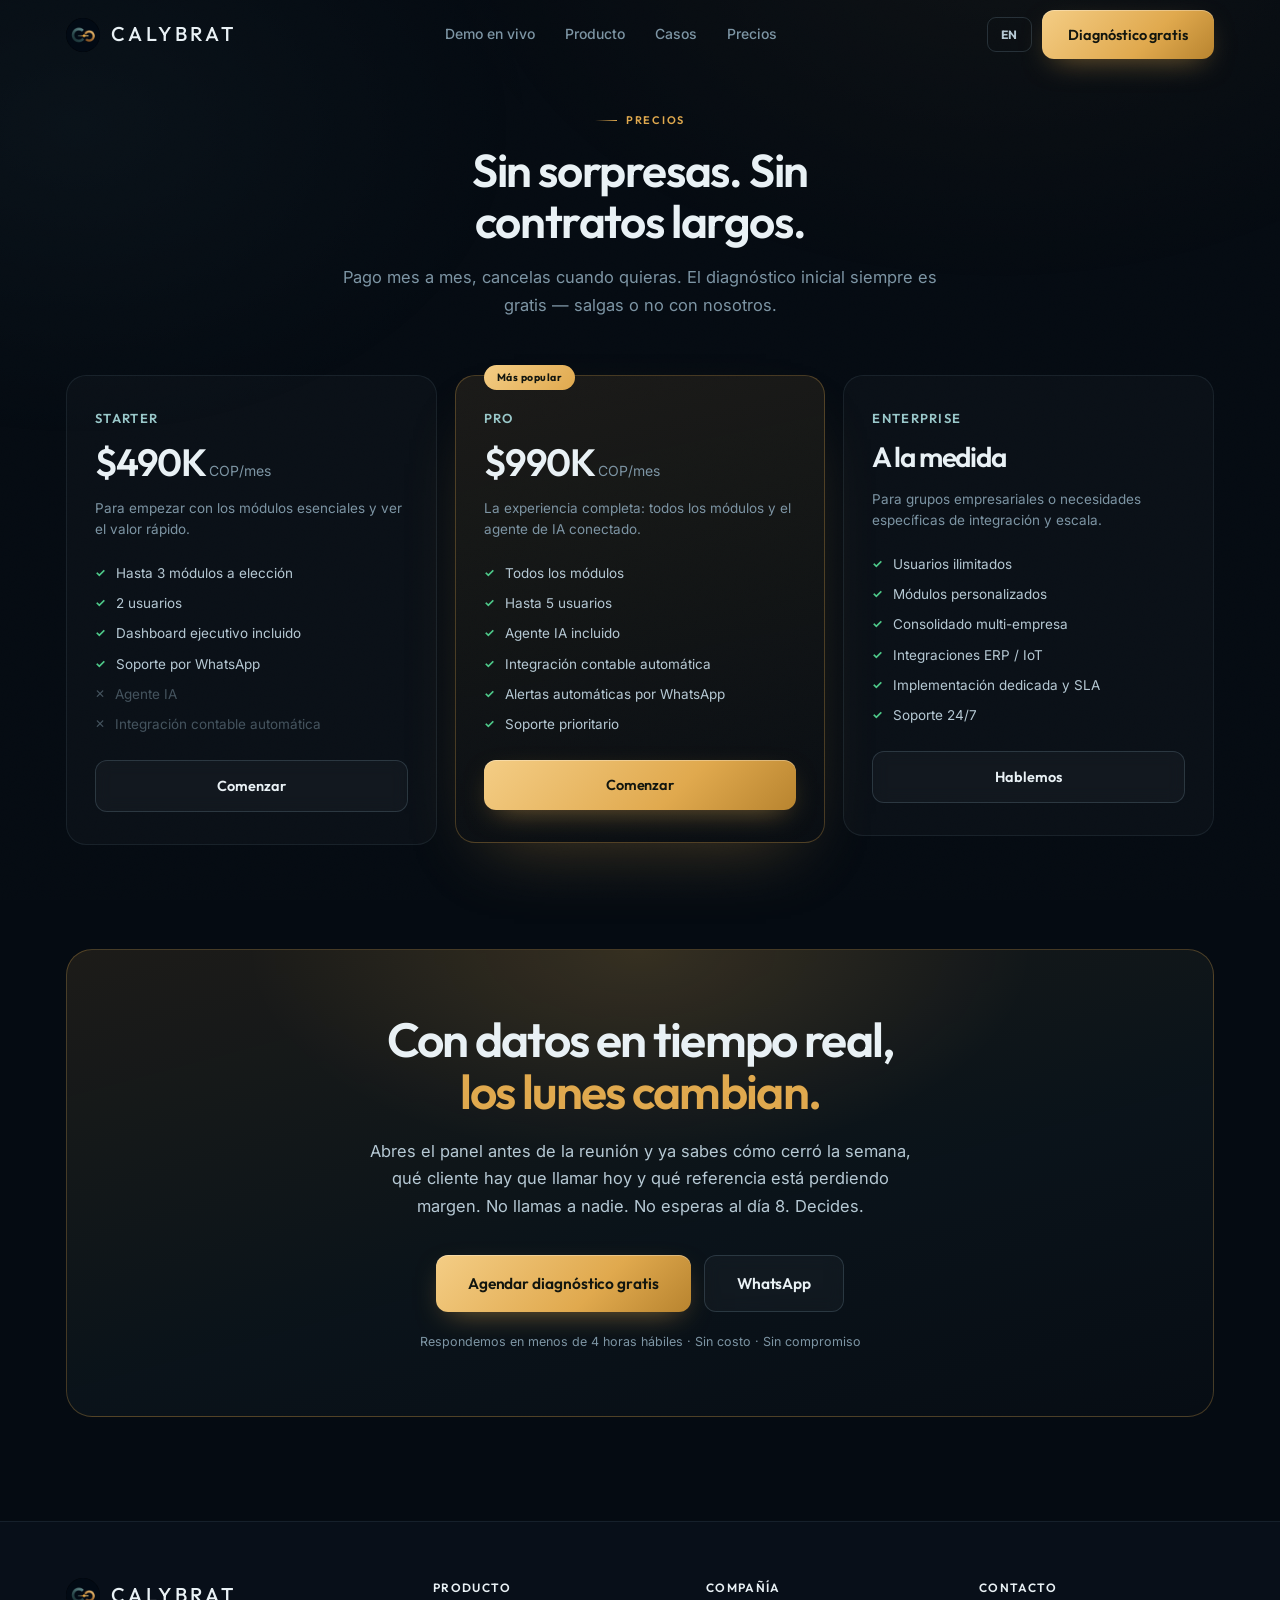
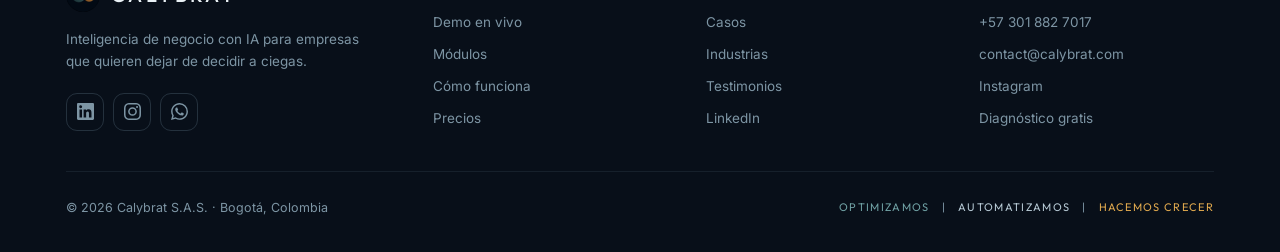
<file: precios/index.html>
<!DOCTYPE html>
<html lang="es" data-theme="dark">
<head>
<meta charset="UTF-8">
<meta name="viewport" content="width=device-width, initial-scale=1.0">
<title>Precios — Calybrat</title>
<meta name="description" content="Planes desde $490K COP/mes. Pago mes a mes, cancela cuando quieras. El diagnóstico inicial siempre es gratis.">
<meta name="theme-color" content="#050b12">
<meta property="og:title" content="Precios — Calybrat">
<meta property="og:description" content="Planes desde $490K COP/mes. Pago mes a mes, cancela cuando quieras. El diagnóstico inicial siempre es gratis.">
<meta property="og:type" content="website">
<meta property="og:url" content="https://calybrat.com/precios/">
<link rel="preconnect" href="https://fonts.googleapis.com">
<link rel="preconnect" href="https://fonts.gstatic.com" crossorigin>
<link href="https://fonts.googleapis.com/css2?family=Outfit:wght@200;300;400;500;600;700;800&family=Inter:wght@400;500;600;700&display=swap" rel="stylesheet">
<link rel="icon" type="image/png" href="[data-uri]">
<link rel="apple-touch-icon" href="[data-uri]">
<link rel="stylesheet" href="../styles.css">
</head>
<body>
<nav class="nav" id="nav">
  <div class="wrap nav-in">
    <a href="../index.html" class="logo"><span class="brand-mark"></span>CALYBRAT</a>
    <ul class="nav-links">
      <li><a href="../demo/" data-i18n="n_demo">Demo en vivo</a></li>
      <li><a href="../index.html#producto" data-i18n="n_prod">Producto</a></li>
      <li><a href="../index.html#casos" data-i18n="n_cases">Casos</a></li>
      <li><a href="./" data-i18n="n_pri">Precios</a></li>
    </ul>
    <div class="nav-cta">
      <button class="lang" id="langBtn" onclick="toggleLang()" aria-label="Language">EN</button>
      <a href="../contacto/" class="btn btn-p" data-i18n="n_cta">Diagnóstico gratis</a>
    </div>
    <button class="burger" id="burger" aria-label="Menú"><span></span><span></span><span></span></button>
  </div>
  <div class="mob" id="mob">
    <a href="../demo/" data-i18n="n_demo">Demo en vivo</a>
    <a href="../index.html#producto" data-i18n="n_prod">Producto</a>
    <a href="../index.html#casos" data-i18n="n_cases">Casos</a>
    <a href="../index.html#industrias" data-i18n="n_ind">Industrias</a>
    <a href="./" data-i18n="n_pri">Precios</a>
    <a href="../contacto/" class="btn btn-p" data-i18n="n_cta">Diagnóstico gratis</a>
    <button class="lang" style="align-self:flex-start" onclick="toggleLang()">EN / ES</button>
  </div>
</nav>

<main id="top">

<!-- ══ PRICING ══════════════════════════════════════════════════ -->
<section class="sec" id="precios">
  <div class="wrap">
    <div class="sec-hd ctr rv">
      <span class="lbl" data-i18n="pc_lbl">Precios</span>
      <h2 class="h2" data-i18n="pc_h2">Sin sorpresas. Sin contratos largos.</h2>
      <p class="sub" data-i18n="pc_sub">Pago mes a mes, cancelas cuando quieras. El diagnóstico inicial siempre es gratis — salgas o no con nosotros.</p>
    </div>
    <div class="prices">
      <div class="pc rv">
        <div class="pc-n">Starter</div>
        <div><span class="pc-amt">$490K</span><span class="pc-per" data-i18n="pc_mo"> COP/mes</span></div>
        <p class="pc-d" data-i18n="pl1_d">Para empezar con los módulos esenciales y ver el valor rápido.</p>
        <div class="pc-f">
          <div class="pf" data-i18n="pl1_f1">Hasta 3 módulos a elección</div>
          <div class="pf" data-i18n="pl1_f2">2 usuarios</div>
          <div class="pf" data-i18n="pl1_f3">Dashboard ejecutivo incluido</div>
          <div class="pf" data-i18n="pl1_f4">Soporte por WhatsApp</div>
          <div class="pf no" data-i18n="pl_ai">Agente IA</div>
          <div class="pf no" data-i18n="pl_int">Integración contable automática</div>
        </div>
        <a href="../contacto/" class="btn btn-g btn-full" data-i18n="pl_start">Comenzar</a>
      </div>
      <div class="pc feat rv">
        <div class="pc-badge" data-i18n="pl_pop">Más popular</div>
        <div class="pc-n">Pro</div>
        <div><span class="pc-amt">$990K</span><span class="pc-per" data-i18n="pc_mo"> COP/mes</span></div>
        <p class="pc-d" data-i18n="pl2_d">La experiencia completa: todos los módulos y el agente de IA conectado.</p>
        <div class="pc-f">
          <div class="pf" data-i18n="pl2_f1">Todos los módulos</div>
          <div class="pf" data-i18n="pl2_f2">Hasta 5 usuarios</div>
          <div class="pf" data-i18n="pl_ai2">Agente IA incluido</div>
          <div class="pf" data-i18n="pl_int">Integración contable automática</div>
          <div class="pf" data-i18n="pl2_f5">Alertas automáticas por WhatsApp</div>
          <div class="pf" data-i18n="pl2_f6">Soporte prioritario</div>
        </div>
        <a href="../contacto/" class="btn btn-p btn-full" data-i18n="pl_start">Comenzar</a>
      </div>
      <div class="pc rv">
        <div class="pc-n">Enterprise</div>
        <div><span class="pc-amt" style="font-size:28px" data-i18n="pl3_amt">A la medida</span></div>
        <p class="pc-d" data-i18n="pl3_d">Para grupos empresariales o necesidades específicas de integración y escala.</p>
        <div class="pc-f">
          <div class="pf" data-i18n="pl3_f1">Usuarios ilimitados</div>
          <div class="pf" data-i18n="pl3_f2">Módulos personalizados</div>
          <div class="pf" data-i18n="pl3_f3">Consolidado multi-empresa</div>
          <div class="pf" data-i18n="pl3_f4">Integraciones ERP / IoT</div>
          <div class="pf" data-i18n="pl3_f5">Implementación dedicada y SLA</div>
          <div class="pf" data-i18n="pl3_f6">Soporte 24/7</div>
        </div>
        <a href="../contacto/" class="btn btn-g btn-full" data-i18n="pl_talk">Hablemos</a>
      </div>
    </div>
  </div>
</section>


<!-- ══ CTA ══════════════════════════════════════════════════════ -->
<section class="sec" style="padding-top:0">
  <div class="wrap">
    <div class="cta-box rv">
      <h2 class="cta-h" data-i18n-html="cta_h">Con datos en tiempo real,<br><span class="gold">los lunes cambian.</span></h2>
      <p class="cta-s" data-i18n="cta_s">Abres el panel antes de la reunión y ya sabes cómo cerró la semana, qué cliente hay que llamar hoy y qué referencia está perdiendo margen. No llamas a nadie. No esperas al día 8. Decides.</p>
      <div class="cta-b">
        <a href="../contacto/" class="btn btn-p btn-lg" data-i18n="cta_b1">Agendar diagnóstico gratis</a>
        <a href="https://wa.me/573018827017" target="_blank" rel="noopener" class="btn btn-g btn-lg">WhatsApp</a>
      </div>
      <p class="cta-n" data-i18n="cta_n">Respondemos en menos de 4 horas hábiles · Sin costo · Sin compromiso</p>
    </div>
  </div>
</section>

</main>

<footer class="footer">
  <div class="wrap">
    <div class="ft-in">
      <div>
        <a href="../index.html" class="logo"><span class="brand-mark"></span>CALYBRAT</a>
        <p class="ft-tag" data-i18n="ft_tag">Inteligencia de negocio con IA para empresas que quieren dejar de decidir a ciegas.</p>
        <div class="ft-soc">
          <a href="https://www.linkedin.com/company/calybrat/" target="_blank" rel="noopener" class="so" aria-label="LinkedIn"><svg viewBox="0 0 24 24"><path d="M20.45 20.45h-3.56v-5.57c0-1.33-.02-3.04-1.85-3.04-1.85 0-2.13 1.45-2.13 2.94v5.67H9.35V9h3.41v1.56h.05a3.74 3.74 0 0 1 3.37-1.85c3.6 0 4.27 2.37 4.27 5.46zM5.34 7.43a2.07 2.07 0 1 1 0-4.13 2.07 2.07 0 0 1 0 4.13M7.12 20.45H3.55V9h3.57zM22.22 0H1.77C.79 0 0 .77 0 1.72v20.56C0 23.23.79 24 1.77 24h20.45c.98 0 1.78-.77 1.78-1.72V1.72C24 .77 23.2 0 22.22 0"/></svg></a>
          <a href="https://www.instagram.com/calybrat" target="_blank" rel="noopener" class="so" aria-label="Instagram"><svg viewBox="0 0 24 24"><path d="M12 2.16c3.2 0 3.58.01 4.85.07 1.17.05 1.8.25 2.23.41.56.22.96.48 1.38.9s.68.82.9 1.38c.16.42.36 1.06.41 2.23.06 1.27.07 1.65.07 4.85s-.01 3.58-.07 4.85c-.05 1.17-.25 1.8-.41 2.23-.22.56-.48.96-.9 1.38s-.82.68-1.38.9c-.42.16-1.06.36-2.23.41-1.27.06-1.65.07-4.85.07s-3.58-.01-4.85-.07c-1.17-.05-1.8-.25-2.23-.41-.56-.22-.96-.48-1.38-.9s-.68-.82-.9-1.38c-.16-.42-.36-1.06-.41-2.23C2.17 15.58 2.16 15.2 2.16 12s.01-3.58.07-4.85c.05-1.17.25-1.8.41-2.23.22-.56.48-.96.9-1.38s.82-.68 1.38-.9c.42-.16 1.06-.36 2.23-.41C8.42 2.17 8.8 2.16 12 2.16M12 0C8.74 0 8.33.01 7.05.07c-1.28.06-2.15.26-2.91.56-.79.3-1.46.72-2.13 1.38S.93 3.35.63 4.14c-.3.76-.5 1.63-.56 2.91C.01 8.33 0 8.74 0 12s.01 3.67.07 4.95c.06 1.28.26 2.15.56 2.91.3.79.72 1.46 1.38 2.13s1.34 1.08 2.13 1.38c.76.3 1.63.5 2.91.56C8.33 23.99 8.74 24 12 24s3.67-.01 4.95-.07c1.28-.06 2.15-.26 2.91-.56.79-.3 1.46-.72 2.13-1.38s1.08-1.34 1.38-2.13c.3-.76.5-1.63.56-2.91.06-1.28.07-1.69.07-4.95s-.01-3.67-.07-4.95c-.06-1.28-.26-2.15-.56-2.91-.3-.79-.72-1.46-1.38-2.13S20.65.93 19.86.63c-.76-.3-1.63-.5-2.91-.56C15.67.01 15.26 0 12 0m0 5.84a6.16 6.16 0 1 0 0 12.32 6.16 6.16 0 0 0 0-12.32M12 16a4 4 0 1 1 0-8 4 4 0 0 1 0 8m7.85-10.4a1.44 1.44 0 1 1-2.88 0 1.44 1.44 0 0 1 2.88 0"/></svg></a>
          <a href="https://wa.me/573018827017" target="_blank" rel="noopener" class="so" aria-label="WhatsApp"><svg viewBox="0 0 24 24"><path d="M17.47 14.38c-.3-.15-1.76-.87-2.03-.97s-.47-.15-.67.15-.77.97-.94 1.17-.35.22-.65.07a8.1 8.1 0 0 1-2.39-1.47 9 9 0 0 1-1.65-2.06c-.17-.3-.02-.46.13-.61s.3-.35.45-.52.2-.3.3-.5.05-.37-.02-.52-.67-1.62-.92-2.21c-.24-.58-.49-.5-.67-.51h-.57c-.2 0-.52.07-.79.37s-1.04 1.02-1.04 2.48 1.07 2.88 1.22 3.08 2.1 3.2 5.08 4.49c.71.3 1.26.49 1.7.63.71.23 1.36.19 1.87.12.57-.09 1.76-.72 2-1.41s.25-1.29.17-1.41-.27-.2-.57-.35M12.05 21.8h-.01a9.8 9.8 0 0 1-5-1.37l-.36-.21-3.72.98.99-3.63-.23-.37a9.8 9.8 0 0 1-1.5-5.23c0-5.42 4.42-9.83 9.84-9.83a9.8 9.8 0 0 1 6.95 2.88 9.75 9.75 0 0 1 2.88 6.96c0 5.42-4.42 9.82-9.84 9.82M20.5 3.49A11.8 11.8 0 0 0 12.05 0C5.5 0 .18 5.32.18 11.85c0 2.09.55 4.13 1.59 5.93L.08 24l6.37-1.67a11.9 11.9 0 0 0 5.6 1.42h.01c6.54 0 11.86-5.32 11.87-11.86a11.8 11.8 0 0 0-3.47-8.4"/></svg></a>
        </div>
      </div>
      <div>
        <div class="ft-h" data-i18n="ft_prod">Producto</div>
        <div class="ft-l">
          <a href="../demo/" data-i18n="n_demo">Demo en vivo</a>
          <a href="../index.html#modulos" data-i18n="n_mod">Módulos</a>
          <a href="../index.html#producto" data-i18n="ft_how">Cómo funciona</a>
          <a href="./" data-i18n="n_pri">Precios</a>
        </div>
      </div>
      <div>
        <div class="ft-h" data-i18n="ft_comp">Compañía</div>
        <div class="ft-l">
          <a href="../index.html#casos" data-i18n="n_cases">Casos</a>
          <a href="../index.html#industrias" data-i18n="n_ind">Industrias</a>
          <a href="../index.html#testimonios" data-i18n="ft_test">Testimonios</a>
          <a href="https://www.linkedin.com/company/calybrat/" target="_blank" rel="noopener">LinkedIn</a>
        </div>
      </div>
      <div>
        <div class="ft-h" data-i18n="ft_cont">Contacto</div>
        <div class="ft-l">
          <a href="https://wa.me/573018827017" target="_blank" rel="noopener">+57 301 882 7017</a>
          <a href="mailto:contact@calybrat.com">contact@calybrat.com</a>
          <a href="https://www.instagram.com/calybrat" target="_blank" rel="noopener">Instagram</a>
          <a href="../contacto/" data-i18n="ft_diag">Diagnóstico gratis</a>
        </div>
      </div>
    </div>
    <div class="ft-bot">
      <p class="ft-c">© <span id="yr">2026</span> Calybrat S.A.S. · Bogotá, Colombia</p>
      <div class="ft-tl"><span data-i18n="tg1">Optimizamos</span><span>|</span><span data-i18n="tg2">Automatizamos</span><span>|</span><span data-i18n="tg3">Hacemos crecer</span></div>
    </div>
  </div>
</footer>

<script src="../app.js"></script>
</body>
</html>
</file>
<file: styles.css>
/* ═══ TOKENS ═══════════════════════════════════════════════════════ */
:root{
  color-scheme:dark;
  --ink:#050b12; --ink2:#080f19;
  --s1:#0b1520; --s2:#11202e; --s3:#182a3a;
  --line:rgba(150,185,205,.10); --line2:rgba(150,185,205,.20);

  --gold:#e0a94e; --gold-b:#f4cd85; --gold-dk:#b8842f;
  --gold-t:rgba(224,169,78,.12); --gold-e:rgba(224,169,78,.28);

  --teal:#6fa0a3; --teal-b:#9ac8ca; --teal-dk:#4d787b;
  --teal-t:rgba(111,160,163,.13); --teal-e:rgba(111,160,163,.30);

  --ok:#4ec98a; --err:#e5616b; --warn:#e0a94e;
  --t:#e9f1f5; --t2:#b6c9d4; --m:#7d95a4;

  --r:12px; --rl:20px; --rx:26px;
  --fd:'Outfit',system-ui,-apple-system,'Segoe UI',sans-serif;
  --fb:'Inter',system-ui,-apple-system,'Segoe UI',sans-serif;
  --max:1200px;
  --ease:cubic-bezier(.22,.68,.28,1);
}
*,*::before,*::after{box-sizing:border-box;margin:0;padding:0}
html{scroll-behavior:smooth;-webkit-text-size-adjust:100%}
body{font-family:var(--fb);background:var(--ink);color:var(--t);line-height:1.62;overflow-x:hidden;-webkit-font-smoothing:antialiased;font-size:15px}
a{color:inherit;text-decoration:none}
ul{list-style:none}
button{font-family:inherit;cursor:pointer;border:none;background:none;color:inherit}
img{max-width:100%;display:block}
::selection{background:var(--gold-e);color:#fff}
@media(prefers-reduced-motion:reduce){*,*::before,*::after{animation:none!important;transition-duration:.01ms!important}}

/* Grain + ambient light */
body::before{content:'';position:fixed;inset:0;z-index:0;pointer-events:none;opacity:.5;
  background:radial-gradient(900px 600px at 78% -8%,rgba(224,169,78,.09),transparent 62%),
             radial-gradient(760px 540px at 6% 14%,rgba(111,160,163,.10),transparent 60%)}
body::after{content:'';position:fixed;inset:0;z-index:0;pointer-events:none;opacity:.032;mix-blend-mode:overlay;
  background-image:url("data:image/svg+xml,%3Csvg xmlns='http://www.w3.org/2000/svg' width='200' height='200'%3E%3Cfilter id='n'%3E%3CfeTurbulence type='fractalNoise' baseFrequency='.85' numOctaves='3'/%3E%3C/filter%3E%3Crect width='200' height='200' filter='url(%23n)'/%3E%3C/svg%3E")}
main,nav,footer{position:relative;z-index:1}

/* ═══ PRIMITIVES ═══════════════════════════════════════════════════ */
.wrap{max-width:var(--max);margin:0 auto;padding:0 26px}
.sec{padding:104px 0}
@media(max-width:760px){.sec{padding:68px 0}}

.brand-mark{background-image:var(--logo);background-size:cover;background-position:center;border-radius:50%;flex-shrink:0;display:block}

.lbl{display:inline-flex;align-items:center;gap:9px;font-family:var(--fd);font-size:11px;font-weight:600;letter-spacing:.16em;text-transform:uppercase;color:var(--gold);margin-bottom:16px}
.lbl::before{content:'';width:22px;height:1px;background:linear-gradient(90deg,transparent,var(--gold))}
.lbl.tl{color:var(--teal)}
.lbl.tl::before{background:linear-gradient(90deg,transparent,var(--teal))}

.h1{font-family:var(--fd);font-size:clamp(38px,6.1vw,70px);font-weight:600;line-height:1.03;letter-spacing:-.035em;text-wrap:balance}
.h1 em{font-style:normal;background:linear-gradient(100deg,var(--gold-b),var(--gold) 45%,var(--teal-b));-webkit-background-clip:text;background-clip:text;color:transparent}
.h2{font-family:var(--fd);font-size:clamp(28px,4.1vw,46px);font-weight:600;line-height:1.1;letter-spacing:-.03em;text-wrap:balance;color:var(--t)}
.h3{font-family:var(--fd);font-size:19px;font-weight:600;letter-spacing:-.015em;color:var(--t)}
.sub{font-size:16.5px;color:var(--m);line-height:1.72;margin-top:16px;max-width:64ch}
.gold{color:var(--gold)} .tl{color:var(--teal-b)}
.sec-hd{max-width:660px;margin-bottom:56px}
.sec-hd.ctr{margin-left:auto;margin-right:auto;text-align:center}
.sec-hd.ctr .lbl{justify-content:center}
.sec-hd.ctr .sub{margin-left:auto;margin-right:auto}

/* Tab shell for the merged explore section (demo/problem/how/modules/cases/industries) */
.tabbar-wrap{margin-bottom:48px}
.tabbar{display:flex;gap:5px;flex-wrap:wrap;padding:6px;background:var(--s1);border:1px solid var(--line);border-radius:var(--rl);position:relative;z-index:1}
.tabbtn{display:flex;align-items:center;gap:8px;font-family:var(--fd);font-size:13.5px;font-weight:600;color:var(--m);padding:11px 20px;border-radius:14px;transition:all .18s var(--ease);white-space:nowrap}
.tabbtn:hover{color:var(--t)}
.tabbtn.on{background:linear-gradient(135deg,var(--gold-b),var(--gold) 62%,var(--gold-dk));color:#12160f;box-shadow:0 6px 18px -8px rgba(224,169,78,.55)}
.tabpanel[hidden]{display:none!important}
@media(max-width:860px){
  .tabbar{overflow-x:auto;flex-wrap:nowrap;-webkit-overflow-scrolling:touch;scrollbar-width:none}
  .tabbar::-webkit-scrollbar{display:none}
  .tabbtn{flex-shrink:0}
}

/* Buttons */
.btn{display:inline-flex;align-items:center;justify-content:center;gap:9px;font-family:var(--fd);font-size:14.5px;font-weight:600;letter-spacing:-.005em;padding:13px 26px;border-radius:var(--r);transition:all .22s var(--ease);white-space:nowrap;position:relative;overflow:hidden}
.btn-p{background:linear-gradient(135deg,var(--gold-b),var(--gold) 62%,var(--gold-dk));color:#12160f;box-shadow:0 1px 0 rgba(255,255,255,.3) inset,0 10px 30px -12px rgba(224,169,78,.6)}
.btn-p:hover{transform:translateY(-2px);box-shadow:0 1px 0 rgba(255,255,255,.35) inset,0 18px 42px -14px rgba(224,169,78,.72)}
.btn-g{background:rgba(255,255,255,.03);color:var(--t);border:1px solid var(--line2);backdrop-filter:blur(8px)}
.btn-g:hover{border-color:var(--teal-e);color:var(--teal-b);background:rgba(111,160,163,.07)}
.btn-lg{font-size:15.5px;padding:15px 32px}
.btn-full{width:100%}

/* Cards */
.card{background:linear-gradient(168deg,rgba(255,255,255,.042),rgba(255,255,255,.012));border:1px solid var(--line);border-radius:var(--rl);position:relative;overflow:hidden}
.card::after{content:'';position:absolute;top:0;left:14%;right:14%;height:1px;background:linear-gradient(90deg,transparent,rgba(255,255,255,.16),transparent)}

/* Reveal */
.rv{opacity:0;transform:translateY(24px);transition:opacity .8s var(--ease),transform .8s var(--ease)}
.rv.in{opacity:1;transform:none}

/* ═══ NAV ══════════════════════════════════════════════════════════ */
.nav{position:fixed;top:0;left:0;right:0;z-index:200;height:70px;transition:background .35s,border-color .35s,backdrop-filter .35s;border-bottom:1px solid transparent}
.nav.on{background:rgba(5,11,18,.78);backdrop-filter:blur(20px) saturate(1.4);border-bottom-color:var(--line)}
.nav-in{height:100%;display:flex;align-items:center;justify-content:space-between;gap:20px}
.logo{display:flex;align-items:center;gap:11px;font-family:var(--fd);font-size:20px;font-weight:500;letter-spacing:.17em;color:var(--t)}
.logo .brand-mark{width:34px;height:34px}
.nav-links{display:flex;align-items:center;gap:30px}
.nav-links a{font-size:14px;font-weight:500;color:var(--m);transition:color .2s;position:relative}
.nav-links a::after{content:'';position:absolute;left:0;right:100%;bottom:-6px;height:1px;background:var(--gold);transition:right .28s var(--ease)}
.nav-links a:hover{color:var(--t)}
.nav-links a:hover::after{right:0}
.nav-cta{display:flex;gap:10px;align-items:center}
.lang{padding:9px 13px;font-size:12px;font-weight:700;letter-spacing:.07em;border-radius:9px;border:1px solid var(--line2);color:var(--t2);transition:.2s;font-family:var(--fd)}
.lang:hover{border-color:var(--gold-e);color:var(--gold)}
.burger{display:none;flex-direction:column;gap:5px;padding:6px}
.burger span{width:22px;height:1.5px;background:var(--t);border-radius:2px;transition:.25s var(--ease)}
.burger.x span:nth-child(1){transform:translateY(6.5px) rotate(45deg)}
.burger.x span:nth-child(2){opacity:0}
.burger.x span:nth-child(3){transform:translateY(-6.5px) rotate(-45deg)}
.mob{display:none;position:absolute;top:70px;left:0;right:0;background:rgba(8,15,25,.97);backdrop-filter:blur(20px);border-bottom:1px solid var(--line);padding:22px 26px 26px;flex-direction:column;gap:18px}
.mob.open{display:flex}
.mob a{font-size:16px;font-weight:500;color:var(--t2)}

/* ═══ HERO ═════════════════════════════════════════════════════════ */
.hero{padding:150px 0 92px;position:relative}
.hero-in{display:grid;grid-template-columns:1.02fr .98fr;gap:64px;align-items:center}
.eyebrow{display:inline-flex;align-items:center;gap:10px;padding:7px 15px 7px 11px;border:1px solid var(--line2);border-radius:100px;background:rgba(255,255,255,.03);font-size:12.5px;color:var(--t2);margin-bottom:26px;backdrop-filter:blur(8px)}
.pulse{width:7px;height:7px;border-radius:50%;background:var(--ok);box-shadow:0 0 0 0 rgba(78,201,138,.6);animation:pulse 2.4s infinite}
@keyframes pulse{70%{box-shadow:0 0 0 9px rgba(78,201,138,0)}100%{box-shadow:0 0 0 0 rgba(78,201,138,0)}}
.hero-sub{font-size:17.5px;color:var(--t2);line-height:1.68;margin-top:24px;max-width:53ch}
.hero-btns{display:flex;gap:13px;margin-top:36px;flex-wrap:wrap}
.hero-meta{display:flex;align-items:center;gap:11px;margin-top:22px;font-size:13px;color:var(--m)}
.hero-meta b{color:var(--t2);font-weight:600}

.tagline{display:flex;align-items:center;gap:14px;margin-top:44px;padding-top:26px;border-top:1px solid var(--line);font-family:var(--fd);font-size:12.5px;letter-spacing:.13em;text-transform:uppercase;font-weight:500;flex-wrap:wrap}
.tagline span:nth-child(1){color:var(--teal-b)}
.tagline span:nth-child(3){color:var(--t2)}
.tagline span:nth-child(5){color:var(--gold)}
.tagline i{color:var(--line2);font-style:normal}

/* Hero stats */
.stats{display:grid;grid-template-columns:repeat(4,1fr);gap:2px;margin-top:40px;background:var(--line);border:1px solid var(--line);border-radius:var(--r);overflow:hidden}
.stat{background:var(--ink2);padding:16px 14px}
.stat-n{font-family:var(--fd);display:block;font-size:23px;font-weight:600;letter-spacing:-.03em;color:var(--t);line-height:1.2}
.stat-n.g{color:var(--gold)} .stat-n.c{color:var(--teal-b)}
.stat-l{font-size:11.5px;color:var(--m);line-height:1.4;display:block;margin-top:3px}

/* ═══ PRODUCT FRAME (reusable app chrome) ══════════════════════════ */
.frame{border-radius:var(--rx);border:1px solid var(--line2);background:linear-gradient(170deg,#0d1926,#080f19);box-shadow:0 44px 90px -34px rgba(0,0,0,.9),0 0 0 1px rgba(255,255,255,.03) inset;overflow:hidden}
.frame-top{display:flex;align-items:center;gap:12px;padding:11px 16px;border-bottom:1px solid var(--line);background:rgba(255,255,255,.022)}
.fdots{display:flex;gap:6px}
.fdot{width:9px;height:9px;border-radius:50%}
.furl{flex:1;text-align:center;font-size:11.5px;color:var(--m);font-family:var(--fb);letter-spacing:.02em;white-space:nowrap;overflow:hidden;text-overflow:ellipsis}
.flive{display:flex;align-items:center;gap:5px;font-size:10.5px;color:var(--ok);font-weight:600;letter-spacing:.05em}

.hero-vis{position:relative}
.chip-float{position:absolute;display:flex;align-items:center;gap:7px;padding:9px 14px;background:rgba(11,21,32,.9);border:1px solid var(--line2);border-radius:100px;font-size:11.5px;font-weight:600;color:var(--t2);backdrop-filter:blur(14px);box-shadow:0 14px 34px -12px rgba(0,0,0,.8);z-index:3}
.cf1{top:-16px;right:22px;animation:fl 6.5s ease-in-out infinite}
.cf2{bottom:-16px;left:-22px;animation:fl 6.5s ease-in-out infinite 1.6s}
@keyframes fl{0%,100%{transform:translateY(0)}50%{transform:translateY(-9px)}}

/* Mini dashboard inside frame */
.mini{padding:16px}
.mini-kpis{display:grid;grid-template-columns:repeat(4,1fr);gap:8px;margin-bottom:14px}
.mk{background:rgba(255,255,255,.032);border:1px solid var(--line);border-radius:10px;padding:10px 11px}
.mk-l{font-size:9.5px;color:var(--m);text-transform:uppercase;letter-spacing:.07em;font-weight:600;white-space:nowrap;overflow:hidden;text-overflow:ellipsis}
.mk-v{font-family:var(--fd);font-size:19px;font-weight:600;letter-spacing:-.03em;color:var(--t);margin-top:3px;line-height:1.15}
.mk-d{font-size:10px;color:var(--m);margin-top:2px}
.mk-v.g{color:var(--gold)} .mk-v.e{color:var(--err)} .mk-v.c{color:var(--teal-b)}
.d-ok{color:var(--ok)} .d-err{color:var(--err)} .d-warn{color:var(--warn)}

.chart-hd{display:flex;justify-content:space-between;align-items:baseline;margin-bottom:9px}
.chart-t{font-size:10.5px;font-weight:700;color:var(--m);text-transform:uppercase;letter-spacing:.09em}
.chart-v{font-size:10.5px;color:var(--teal-b);font-weight:600}
.bars{display:flex;align-items:flex-end;gap:5px;height:92px;padding:0 1px}
.bar{flex:1;border-radius:4px 4px 2px 2px;background:linear-gradient(180deg,var(--teal),rgba(111,160,163,.22));height:var(--h);transform-origin:bottom;animation:grow .9s var(--ease) both;position:relative}
.bar.hi{background:linear-gradient(180deg,var(--gold-b),rgba(224,169,78,.24))}
@keyframes grow{from{transform:scaleY(0)}to{transform:scaleY(1)}}
.bar-lbls{display:flex;gap:5px;margin-top:6px}
.bar-lbls span{flex:1;text-align:center;font-size:9px;color:var(--m);letter-spacing:.02em}

.alert{display:flex;align-items:center;gap:10px;padding:10px 13px;border-radius:10px;background:rgba(224,169,78,.09);border:1px solid rgba(224,169,78,.24);margin-top:14px}
.alert-i{width:22px;height:22px;border-radius:7px;background:rgba(224,169,78,.2);display:grid;place-items:center;font-size:11px;flex-shrink:0}
.alert-x{font-size:11.5px;color:var(--t2);line-height:1.45}
.alert-x b{color:var(--gold)}

/* ═══ LIVE STUDIO (industry demo generator) ════════════════════════ */
.studio{position:relative}
.studio::before{content:'';position:absolute;inset:0;pointer-events:none;
  background:radial-gradient(660px 380px at 50% 0%,rgba(224,169,78,.07),transparent 68%)}
.picker{max-width:900px;margin:0 auto 34px}
.picker-lbl{text-align:center;font-size:13px;color:var(--m);margin-bottom:16px}
.picker-lbl b{color:var(--t2);font-weight:600}
.ind-chips{display:flex;flex-wrap:wrap;gap:9px;justify-content:center}
.ic{display:inline-flex;align-items:center;gap:7px;padding:9px 16px;border-radius:100px;border:1px solid var(--line2);background:rgba(255,255,255,.028);font-size:13.5px;font-weight:500;color:var(--t2);transition:all .22s var(--ease);font-family:var(--fd)}
.ic:hover{border-color:var(--teal-e);color:var(--t);transform:translateY(-1px)}
.ic.on{background:linear-gradient(135deg,var(--gold-b),var(--gold));border-color:transparent;color:#12160f;font-weight:600;box-shadow:0 8px 22px -10px rgba(224,169,78,.7)}
.ic em{font-style:normal;font-size:14px}

.free{display:flex;gap:9px;max-width:520px;margin:16px auto 0}
.free input{flex:1;background:rgba(255,255,255,.03);border:1px solid var(--line2);border-radius:var(--r);padding:12px 16px;color:var(--t);font-family:var(--fb);font-size:14px;transition:.2s}
.free input:focus{outline:none;border-color:var(--gold-e);background:rgba(224,169,78,.05)}
.free input::placeholder{color:var(--m)}

/* App shell */
.app{display:grid;grid-template-columns:216px 1fr 336px;min-height:498px}
.app-sb{background:rgba(255,255,255,.022);border-right:1px solid var(--line);padding:16px 12px;display:flex;flex-direction:column}
.sb-co{display:flex;align-items:center;gap:9px;padding:0 5px 14px;margin-bottom:12px;border-bottom:1px solid var(--line)}
.sb-av{width:30px;height:30px;border-radius:9px;background:linear-gradient(140deg,var(--teal),var(--teal-dk));display:grid;place-items:center;font-size:14px;flex-shrink:0}
.sb-co-n{font-family:var(--fd);font-size:12.5px;font-weight:600;color:var(--t);line-height:1.25;letter-spacing:-.01em}
.sb-co-s{font-size:10px;color:var(--m);margin-top:1px}
.sb-nav{display:flex;flex-direction:column;gap:2px}
.sn{display:flex;align-items:center;gap:9px;padding:8px 10px;border-radius:9px;font-size:12.5px;color:var(--m);cursor:pointer;transition:.16s;font-weight:500;text-align:left;width:100%}
.sn:hover{background:rgba(255,255,255,.045);color:var(--t2)}
.sn.on{background:rgba(224,169,78,.13);color:var(--gold);font-weight:600}
.sn em{font-style:normal;width:15px;text-align:center;font-size:13px}
.sb-foot{margin-top:auto;padding-top:14px;border-top:1px solid var(--line)}
.sb-src{font-size:9.5px;color:var(--m);line-height:1.5;display:flex;align-items:center;gap:6px}

.app-main{padding:18px 20px;overflow:hidden;min-width:0}
.app-hd{display:flex;justify-content:space-between;align-items:flex-start;margin-bottom:16px;gap:12px}
.app-hd-t{font-family:var(--fd);font-size:16px;font-weight:600;color:var(--t);letter-spacing:-.02em}
.app-hd-s{font-size:11px;color:var(--m);margin-top:2px}
.tag-live{display:inline-flex;align-items:center;gap:5px;padding:4px 10px;border-radius:100px;background:rgba(78,201,138,.11);border:1px solid rgba(78,201,138,.26);font-size:10px;font-weight:600;color:var(--ok);white-space:nowrap}
.tag-live i{width:5px;height:5px;border-radius:50%;background:var(--ok);animation:pulse 2.4s infinite}

.rank{margin-top:16px}
.rank-t{font-size:10.5px;font-weight:700;color:var(--m);text-transform:uppercase;letter-spacing:.09em;margin-bottom:9px}
.rk{display:flex;align-items:center;gap:11px;padding:8px 12px;border-radius:9px;background:rgba(255,255,255,.028);margin-bottom:6px;border:1px solid transparent;transition:.2s}
.rk:hover{border-color:var(--line2);background:rgba(255,255,255,.05)}
.rk-n{font-size:12px;font-weight:500;color:var(--t2);flex:1;min-width:0;overflow:hidden;text-overflow:ellipsis;white-space:nowrap}
.rk-b{width:74px;height:4px;border-radius:3px;background:rgba(255,255,255,.07);overflow:hidden;flex-shrink:0}
.rk-b i{display:block;height:100%;border-radius:3px;background:linear-gradient(90deg,var(--teal),var(--gold));transition:width .8s var(--ease)}
.rk-v{font-family:var(--fd);font-size:12.5px;font-weight:600;color:var(--gold);flex-shrink:0;min-width:52px;text-align:right}

/* Agent panel */
.app-ai{border-left:1px solid var(--line);background:rgba(255,255,255,.016);display:flex;flex-direction:column;min-width:0}
.ai-hd{display:flex;align-items:center;gap:10px;padding:14px 16px;border-bottom:1px solid var(--line)}
.ai-av{width:30px;height:30px;border-radius:9px;background:linear-gradient(140deg,var(--gold-b),var(--gold-dk));display:grid;place-items:center;font-size:14px;flex-shrink:0;box-shadow:0 0 18px -4px rgba(224,169,78,.5)}
.ai-n{font-family:var(--fd);font-size:13px;font-weight:600;color:var(--t)}
.ai-s{font-size:10px;color:var(--ok);display:flex;align-items:center;gap:4px}
.ai-s i{width:5px;height:5px;border-radius:50%;background:var(--ok)}
.ai-body{flex:1;overflow-y:auto;padding:14px;display:flex;flex-direction:column;gap:11px;max-height:376px;scrollbar-width:thin;scrollbar-color:var(--line2) transparent}
.ai-body::-webkit-scrollbar{width:5px}
.ai-body::-webkit-scrollbar-thumb{background:var(--line2);border-radius:3px}
.sysm{font-size:10px;color:var(--m);text-align:center;padding:5px 10px;background:rgba(255,255,255,.03);border-radius:7px;line-height:1.45}
.msg{max-width:93%;font-size:12.5px;line-height:1.58;padding:10px 13px;border-radius:13px;animation:pop .4s var(--ease) both}
@keyframes pop{from{opacity:0;transform:translateY(7px)}to{opacity:1;transform:none}}
.mq{align-self:flex-end;background:linear-gradient(135deg,rgba(224,169,78,.2),rgba(224,169,78,.11));border:1px solid rgba(224,169,78,.24);border-bottom-right-radius:4px;color:var(--t)}
.ma{align-self:flex-start;background:rgba(255,255,255,.045);border:1px solid var(--line);border-bottom-left-radius:4px;color:var(--t2)}
.ma b,.ma strong{color:var(--t);font-weight:600}
.ma .num{color:var(--gold);font-weight:700}
.ma .neg{color:var(--err);font-weight:700}
.ma .pos{color:var(--ok);font-weight:700}
.typing{display:flex;gap:4px;padding:12px 14px;align-self:flex-start}
.typing i{width:6px;height:6px;border-radius:50%;background:var(--m);animation:bob 1.3s infinite}
.typing i:nth-child(2){animation-delay:.18s}.typing i:nth-child(3){animation-delay:.36s}
@keyframes bob{0%,60%,100%{opacity:.28;transform:translateY(0)}30%{opacity:1;transform:translateY(-4px)}}
.ai-ask{padding:11px 13px;border-top:1px solid var(--line)}
.ai-ask-l{font-size:10px;color:var(--m);margin-bottom:7px;text-transform:uppercase;letter-spacing:.08em;font-weight:600}
.qchips{display:flex;flex-wrap:wrap;gap:6px}
.qc{padding:6px 11px;border-radius:100px;border:1px solid var(--line2);background:rgba(255,255,255,.03);font-size:11px;color:var(--t2);transition:.18s;text-align:left;line-height:1.3}
.qc:hover:not(:disabled){border-color:var(--gold-e);color:var(--gold);background:rgba(224,169,78,.07)}
.qc:disabled{opacity:.35;cursor:default}

.studio-note{text-align:center;font-size:12px;color:var(--m);margin-top:20px;line-height:1.6}
.studio-note b{color:var(--t2);font-weight:600}

/* ═══ SPLIT / PROBLEM ══════════════════════════════════════════════ */
.split{display:grid;grid-template-columns:1fr 1fr;gap:58px;align-items:center}
.quote-blk{font-family:var(--fd);font-size:20px;font-weight:300;line-height:1.5;color:var(--t2);border-left:2px solid var(--gold);padding-left:20px;margin:22px 0 30px;letter-spacing:-.01em}
.plist{display:flex;flex-direction:column;gap:3px}
.pi{display:flex;gap:15px;padding:15px 16px;border-radius:var(--r);transition:.24s var(--ease);border:1px solid transparent}
.pi:hover{background:rgba(255,255,255,.028);border-color:var(--line)}
.pi-i{width:38px;height:38px;border-radius:11px;background:rgba(229,97,107,.1);border:1px solid rgba(229,97,107,.2);display:grid;place-items:center;font-size:16px;flex-shrink:0}
.pi-t{font-family:var(--fd);font-size:14.5px;font-weight:600;color:var(--t);display:block;margin-bottom:3px}
.pi-d{font-size:13.5px;color:var(--m);line-height:1.6}

/* ═══ FLOW (how it works) ══════════════════════════════════════════ */
.flow{display:grid;grid-template-columns:repeat(4,1fr);gap:18px;margin-top:20px}
.fl{position:relative;padding:26px 22px;border-radius:var(--rl);background:linear-gradient(168deg,rgba(255,255,255,.042),rgba(255,255,255,.012));border:1px solid var(--line);transition:.3s var(--ease)}
.fl:hover{border-color:var(--teal-e);transform:translateY(-4px)}
.fl-n{font-family:var(--fd);font-size:11px;font-weight:700;color:var(--gold);letter-spacing:.14em;margin-bottom:14px}
.fl-i{font-size:26px;margin-bottom:12px;display:block;line-height:1}
.fl-t{font-family:var(--fd);font-size:16.5px;font-weight:600;color:var(--t);margin-bottom:8px;letter-spacing:-.015em}
.fl-d{font-size:13.5px;color:var(--m);line-height:1.62}
.fl::after{content:'';position:absolute;top:50%;right:-13px;width:8px;height:8px;border-top:1px solid var(--line2);border-right:1px solid var(--line2);transform:rotate(45deg);z-index:2}
.fl:last-child::after{display:none}

/* ═══ MODULES ══════════════════════════════════════════════════════ */
.mods{display:grid;grid-template-columns:repeat(3,1fr);gap:2px;background:var(--line);border:1px solid var(--line);border-radius:var(--rl);overflow:hidden}
.md{background:var(--ink2);padding:26px 24px;transition:.28s var(--ease);position:relative}
.md:hover{background:var(--s1)}
.md-i{font-size:21px;margin-bottom:13px;display:block;line-height:1}
.md-t{font-family:var(--fd);font-size:15.5px;font-weight:600;color:var(--t);margin-bottom:7px;letter-spacing:-.015em}
.md-d{font-size:13px;color:var(--m);line-height:1.6}
.md.hero-md{background:linear-gradient(155deg,rgba(224,169,78,.13),rgba(224,169,78,.03))}
.md.hero-md .md-t{color:var(--gold)}
.md-tags{display:flex;gap:6px;margin-top:12px;flex-wrap:wrap}
.mt{font-size:10px;padding:3px 9px;border-radius:100px;background:rgba(255,255,255,.05);color:var(--m);border:1px solid var(--line);letter-spacing:.02em}

/* ═══ CASES ════════════════════════════════════════════════════════ */
.cases{display:grid;grid-template-columns:repeat(3,1fr);gap:18px}
.cs{padding:28px 26px;border-radius:var(--rl);background:linear-gradient(168deg,rgba(255,255,255,.045),rgba(255,255,255,.012));border:1px solid var(--line);transition:.3s var(--ease);display:flex;flex-direction:column}
.cs:hover{border-color:var(--gold-e);transform:translateY(-4px)}
.cs-top{display:flex;align-items:center;gap:12px;margin-bottom:16px}
.cs-ic{width:42px;height:42px;border-radius:12px;background:rgba(111,160,163,.13);border:1px solid var(--teal-e);display:grid;place-items:center;font-size:19px;flex-shrink:0}
.cs-n{font-family:var(--fd);font-size:16px;font-weight:600;color:var(--t);letter-spacing:-.015em}
.cs-s{font-size:11.5px;color:var(--teal-b);margin-top:1px}
.cs-d{font-size:13.5px;color:var(--m);line-height:1.65;flex:1}
.cs-mods{display:flex;flex-wrap:wrap;gap:5px;margin:14px 0}
.cs-out{display:block;padding:12px 14px;border-radius:11px;background:rgba(224,169,78,.07);border:1px solid rgba(224,169,78,.18);font-size:12.5px;color:var(--t2);line-height:1.5;margin-top:auto}
.cs-out b{color:var(--gold);font-weight:600}

/* ═══ INDUSTRIES ═══════════════════════════════════════════════════ */
.inds{display:grid;grid-template-columns:repeat(3,1fr);gap:16px}
.ind{padding:24px 22px;border-radius:var(--rl);border:1px solid var(--line);background:rgba(255,255,255,.022);transition:.28s var(--ease);cursor:pointer}
.ind:hover{border-color:var(--teal-e);background:rgba(111,160,163,.05);transform:translateY(-3px)}
.ind-i{font-size:23px;margin-bottom:12px;display:block;line-height:1}
.ind-n{font-family:var(--fd);font-size:15.5px;font-weight:600;color:var(--t);margin-bottom:6px;letter-spacing:-.015em}
.ind-d{font-size:13px;color:var(--m);line-height:1.58}
.ind-go{font-size:11.5px;color:var(--gold);margin-top:12px;font-weight:600;opacity:0;transform:translateX(-5px);transition:.26s var(--ease)}
.ind:hover .ind-go{opacity:1;transform:none}

/* ═══ METRICS ══════════════════════════════════════════════════════ */
.mets{display:grid;grid-template-columns:repeat(4,1fr);gap:2px;background:var(--line);border:1px solid var(--line);border-radius:var(--rl);overflow:hidden}
.met{background:var(--ink2);padding:34px 26px;text-align:center}
.met-n{font-family:var(--fd);font-size:clamp(30px,3.6vw,42px);font-weight:600;letter-spacing:-.035em;line-height:1;background:linear-gradient(130deg,var(--gold-b),var(--gold));-webkit-background-clip:text;background-clip:text;color:transparent;display:block}
.met-n.c{background:linear-gradient(130deg,var(--teal-b),var(--teal));-webkit-background-clip:text;background-clip:text}
.met-s{font-family:var(--fd);font-size:13.5px;font-weight:600;color:var(--t);display:block;margin-top:11px}
.met-d{font-size:12px;color:var(--m);display:block;margin-top:2px}

/* ═══ TESTIMONIALS ═════════════════════════════════════════════════ */
.tests{display:grid;grid-template-columns:repeat(2,1fr);gap:18px}
.tc{padding:28px 26px;border-radius:var(--rl);background:linear-gradient(168deg,rgba(255,255,255,.045),rgba(255,255,255,.012));border:1px solid var(--line);display:flex;flex-direction:column}
.tc-st{color:var(--gold);font-size:13px;letter-spacing:.14em;margin-bottom:14px}
.tc-q{font-size:14.5px;color:var(--t2);line-height:1.72;flex:1}
.tc-hl{margin-top:16px;padding:11px 14px;border-radius:10px;background:rgba(78,201,138,.08);border:1px solid rgba(78,201,138,.2);font-size:12.5px;color:var(--t2);line-height:1.5}
.tc-hl b{color:var(--ok);font-weight:600}
.tc-a{display:flex;align-items:center;gap:12px;margin-top:20px;padding-top:18px;border-top:1px solid var(--line)}
.av{width:40px;height:40px;border-radius:12px;display:grid;place-items:center;font-family:var(--fd);font-size:14px;font-weight:600;color:#0d1219;flex-shrink:0;background:linear-gradient(140deg,var(--gold-b),var(--gold-dk))}
.av.c{background:linear-gradient(140deg,var(--teal-b),var(--teal-dk))}
.av-n{font-family:var(--fd);font-size:14px;font-weight:600;color:var(--t);line-height:1.3}
.av-r{font-size:11.5px;color:var(--m);line-height:1.35}
.av-city{margin-left:auto;font-size:11px;color:var(--m);white-space:nowrap}

/* ═══ PLEDGE ═══════════════════════════════════════════════════════ */
.pledge{display:flex;flex-direction:column;gap:2px;background:var(--line);border:1px solid var(--line);border-radius:var(--rl);overflow:hidden}
.pg{background:var(--ink2);padding:22px 24px;display:flex;gap:16px}
.pg-i{width:40px;height:40px;border-radius:12px;background:rgba(224,169,78,.1);border:1px solid rgba(224,169,78,.22);display:grid;place-items:center;font-size:17px;flex-shrink:0}
.pg-t{font-family:var(--fd);font-size:15px;font-weight:600;color:var(--t);margin-bottom:5px}
.pg-d{font-size:13.5px;color:var(--m);line-height:1.6}
.creds{display:flex;gap:34px;margin-top:32px;padding-top:26px;border-top:1px solid var(--line);flex-wrap:wrap}
.cr strong{font-family:var(--fd);display:block;font-size:22px;font-weight:600;color:var(--gold);letter-spacing:-.03em}
.cr span{font-size:12px;color:var(--m)}

/* ═══ PRICING ══════════════════════════════════════════════════════ */
.prices{display:grid;grid-template-columns:repeat(3,1fr);gap:18px;align-items:start}
.pc{padding:32px 28px;border-radius:var(--rl);border:1px solid var(--line);background:rgba(255,255,255,.024);display:flex;flex-direction:column;transition:.3s var(--ease);position:relative}
.pc:hover{border-color:var(--line2)}
.pc.feat{background:linear-gradient(168deg,rgba(224,169,78,.1),rgba(224,169,78,.02));border-color:var(--gold-e);box-shadow:0 30px 70px -34px rgba(224,169,78,.35)}
.pc-badge{position:absolute;top:-11px;left:28px;padding:4px 13px;border-radius:100px;background:linear-gradient(135deg,var(--gold-b),var(--gold));color:#12160f;font-size:10.5px;font-weight:700;letter-spacing:.05em;font-family:var(--fd)}
.pc-n{font-family:var(--fd);font-size:13px;font-weight:600;color:var(--teal-b);letter-spacing:.1em;text-transform:uppercase;margin-bottom:14px}
.pc-amt{font-family:var(--fd);font-size:38px;font-weight:600;letter-spacing:-.04em;color:var(--t);line-height:1}
.pc-per{font-size:14px;color:var(--m);font-weight:400}
.pc-d{font-size:13.5px;color:var(--m);line-height:1.6;margin:14px 0 22px}
.pc-f{display:flex;flex-direction:column;gap:10px;margin-bottom:26px}
.pf{display:flex;gap:10px;align-items:flex-start;font-size:13.5px;color:var(--t2);line-height:1.5}
.pf::before{content:'✓';color:var(--ok);font-weight:700;font-size:12px;flex-shrink:0;margin-top:1px}
.pf.no{color:var(--m);opacity:.5}
.pf.no::before{content:'✕';color:var(--m)}
.pc .btn{margin-top:auto}

/* ═══ CTA ══════════════════════════════════════════════════════════ */
.cta-box{border-radius:var(--rx);border:1px solid var(--gold-e);padding:64px 40px;text-align:center;position:relative;overflow:hidden;
  background:linear-gradient(165deg,rgba(224,169,78,.11),rgba(111,160,163,.06) 55%,rgba(255,255,255,.01))}
.cta-box::before{content:'';position:absolute;inset:0;background:radial-gradient(560px 300px at 50% 0%,rgba(224,169,78,.16),transparent 70%);pointer-events:none}
.cta-box>*{position:relative}
.cta-h{font-family:var(--fd);font-size:clamp(28px,4.3vw,48px);font-weight:600;letter-spacing:-.035em;line-height:1.08;text-wrap:balance}
.cta-s{font-size:16.5px;color:var(--t2);line-height:1.68;max-width:56ch;margin:20px auto 0}
.cta-b{display:flex;gap:13px;justify-content:center;margin-top:34px;flex-wrap:wrap}
.cta-n{font-size:12.5px;color:var(--m);margin-top:20px}

/* ═══ CONTACT ══════════════════════════════════════════════════════ */
.contact{display:grid;grid-template-columns:.85fr 1.15fr;gap:56px;align-items:start}
.chs{display:flex;flex-direction:column;gap:10px;margin-top:28px}
.ch{display:flex;align-items:center;gap:14px;padding:15px 18px;border-radius:var(--r);border:1px solid var(--line);background:rgba(255,255,255,.024);transition:.24s var(--ease)}
.ch:hover{border-color:var(--gold-e);background:rgba(224,169,78,.05);transform:translateX(3px)}
.ch-i{width:38px;height:38px;border-radius:11px;background:rgba(111,160,163,.13);display:grid;place-items:center;font-size:16px;flex-shrink:0}
.ch b{font-family:var(--fd);font-size:14px;font-weight:600;color:var(--t);display:block}
.ch span{font-size:12.5px;color:var(--m)}
.form{padding:32px;border-radius:var(--rl);border:1px solid var(--line);background:rgba(255,255,255,.026)}
.frow{display:grid;grid-template-columns:1fr 1fr;gap:14px}
.fg{margin-bottom:16px}
.fg label{display:block;font-size:12.5px;font-weight:600;color:var(--t2);margin-bottom:7px;font-family:var(--fd)}
.fg input,.fg select,.fg textarea{width:100%;background:rgba(255,255,255,.03);border:1px solid var(--line2);border-radius:10px;padding:12px 14px;color:var(--t);font-family:var(--fb);font-size:14px;transition:.2s;resize:vertical}
.fg input:focus,.fg select:focus,.fg textarea:focus{outline:none;border-color:var(--gold-e);background:rgba(224,169,78,.045)}
.fg input::placeholder,.fg textarea::placeholder{color:var(--m)}
.fg select{cursor:pointer;appearance:none;background-image:url("data:image/svg+xml,%3Csvg xmlns='http://www.w3.org/2000/svg' width='12' height='8' fill='none' stroke='%237d95a4' stroke-width='1.8'%3E%3Cpath d='M1 1l5 5 5-5'/%3E%3C/svg%3E");background-repeat:no-repeat;background-position:right 14px center}
.fg select option{background:var(--s2);color:var(--t)}
.fok{display:none;background:rgba(78,201,138,.1);border:1px solid rgba(78,201,138,.3);border-radius:10px;padding:14px 18px;color:var(--ok);font-size:14px;margin-bottom:16px}

/* ═══ TRUST STRIP ══════════════════════════════════════════════════ */
.trust{padding:34px 0;border-top:1px solid var(--line);border-bottom:1px solid var(--line);overflow:hidden}
.trust-l{text-align:center;font-size:11px;font-weight:600;letter-spacing:.15em;text-transform:uppercase;color:var(--m);margin-bottom:22px;font-family:var(--fd)}
.marq{display:flex;gap:52px;width:max-content;animation:marq 42s linear infinite}
.trust:hover .marq{animation-play-state:paused}
@keyframes marq{to{transform:translateX(-50%)}}
.tm{display:flex;align-items:center;gap:10px;font-family:var(--fd);font-size:15px;font-weight:500;color:var(--t2);white-space:nowrap;letter-spacing:.01em;opacity:.72;transition:.24s}
.tm:hover{opacity:1;color:var(--t)}
.tm i{width:6px;height:6px;border-radius:50%;background:var(--teal);flex-shrink:0}
.tm:nth-child(even) i{background:var(--gold)}

/* ═══ FOOTER ═══════════════════════════════════════════════════════ */
.footer{border-top:1px solid var(--line);padding:56px 0 34px;background:var(--ink2)}
.ft-in{display:grid;grid-template-columns:1.4fr 1fr 1fr 1fr;gap:38px;margin-bottom:40px}
.ft-tag{font-size:13.5px;color:var(--m);line-height:1.65;margin-top:16px;max-width:34ch}
.ft-soc{display:flex;gap:9px;margin-top:20px}
.so{width:38px;height:38px;border-radius:11px;border:1px solid var(--line2);display:grid;place-items:center;transition:.24s var(--ease);color:var(--m)}
.so:hover{border-color:var(--gold-e);color:var(--gold);transform:translateY(-2px);background:rgba(224,169,78,.06)}
.so svg{width:17px;height:17px;fill:currentColor}
.ft-h{font-family:var(--fd);font-size:12px;font-weight:600;letter-spacing:.11em;text-transform:uppercase;color:var(--t);margin-bottom:15px}
.ft-l{display:flex;flex-direction:column;gap:10px}
.ft-l a{font-size:13.5px;color:var(--m);transition:.2s}
.ft-l a:hover{color:var(--gold)}
.ft-bot{display:flex;justify-content:space-between;align-items:center;gap:18px;padding-top:26px;border-top:1px solid var(--line);flex-wrap:wrap}
.ft-c{font-size:12.5px;color:var(--m)}
.ft-tl{display:flex;gap:12px;font-family:var(--fd);font-size:11px;letter-spacing:.12em;text-transform:uppercase;color:var(--m);flex-wrap:wrap}
.ft-tl span:nth-child(1){color:var(--teal)}
.ft-tl span:nth-child(3){color:var(--t2)}
.ft-tl span:nth-child(5){color:var(--gold)}

/* ═══ RESPONSIVE ═══════════════════════════════════════════════════ */
@media(max-width:1080px){
  .app{grid-template-columns:186px 1fr 300px}
  .ft-in{grid-template-columns:1.3fr 1fr 1fr}
  .flow{grid-template-columns:repeat(2,1fr)}
  .fl:nth-child(2)::after{display:none}
}
@media(max-width:960px){
  .nav-links,.nav-cta .btn{display:none}
  .burger{display:flex}
  .hero{padding:118px 0 62px}
  .hero-in,.split,.contact{grid-template-columns:1fr;gap:44px}
  .hero-vis{order:2}
  .app{grid-template-columns:1fr;min-height:0}
  .app-sb{border-right:none;border-bottom:1px solid var(--line);flex-direction:row;gap:14px;align-items:center;overflow-x:auto;padding:12px 14px}
  .sb-co{border-bottom:none;border-right:1px solid var(--line);padding:0 14px 0 0;margin:0;flex-shrink:0}
  .sb-nav{flex-direction:row;gap:6px}
  .sn{white-space:nowrap;padding:7px 12px}
  .sb-foot{display:none}
  .app-ai{border-left:none;border-top:1px solid var(--line)}
  .ai-body{max-height:300px}
  .mods,.cases,.inds,.prices,.tests{grid-template-columns:1fr}
  .mets{grid-template-columns:repeat(2,1fr)}
  .cf2{left:-8px}
  .cf1{right:6px}
}
@media(max-width:620px){
  .wrap{padding:0 18px}
  .stats{grid-template-columns:repeat(2,1fr)}
  .mini-kpis{grid-template-columns:repeat(2,1fr)}
  .flow{grid-template-columns:1fr}
  .fl::after{display:none}
  .ft-in{grid-template-columns:1fr;gap:30px}
  .frow{grid-template-columns:1fr}
  .cta-box{padding:44px 22px}
  .form{padding:22px}
  .hero-btns .btn,.cta-b .btn{width:100%}
  .av-city{display:none}
  .chip-float{display:none}
  .tagline{font-size:11px;gap:9px}
}

/* ═══ DEMO TEASER (home) ══════════════════════════════════════════ */
.demo-teaser{display:grid;grid-template-columns:1fr 1fr;gap:58px;align-items:center}
.dt-copy .btn{margin-top:22px}
.dt-shot .frame{max-width:460px;margin-left:auto}
@media(max-width:900px){.demo-teaser{grid-template-columns:1fr;margin-top:48px;padding-top:48px}.dt-shot{display:none}}

/* ═══ PRICING TEASER (home) ═══════════════════════════════════════ */
.price-teaser{display:grid;grid-template-columns:1.3fr 1fr;gap:40px;align-items:center;background:linear-gradient(168deg,rgba(255,255,255,.042),rgba(255,255,255,.012));border:1px solid var(--line);border-radius:var(--rl);padding:44px}
.pt-card{background:rgba(5,11,18,.5);border:1px solid var(--gold-e);border-radius:var(--r);padding:26px;text-align:center}
.pt-from{display:block;font-size:12px;color:var(--m);text-transform:uppercase;letter-spacing:.1em;font-weight:600;margin-bottom:6px}
.pt-amt{font-family:var(--fd);font-size:34px;font-weight:600;letter-spacing:-.03em;color:var(--gold-b)}
.pt-card .btn{margin-top:18px}
@media(max-width:760px){.price-teaser{grid-template-columns:1fr;padding:28px}}
</file>
